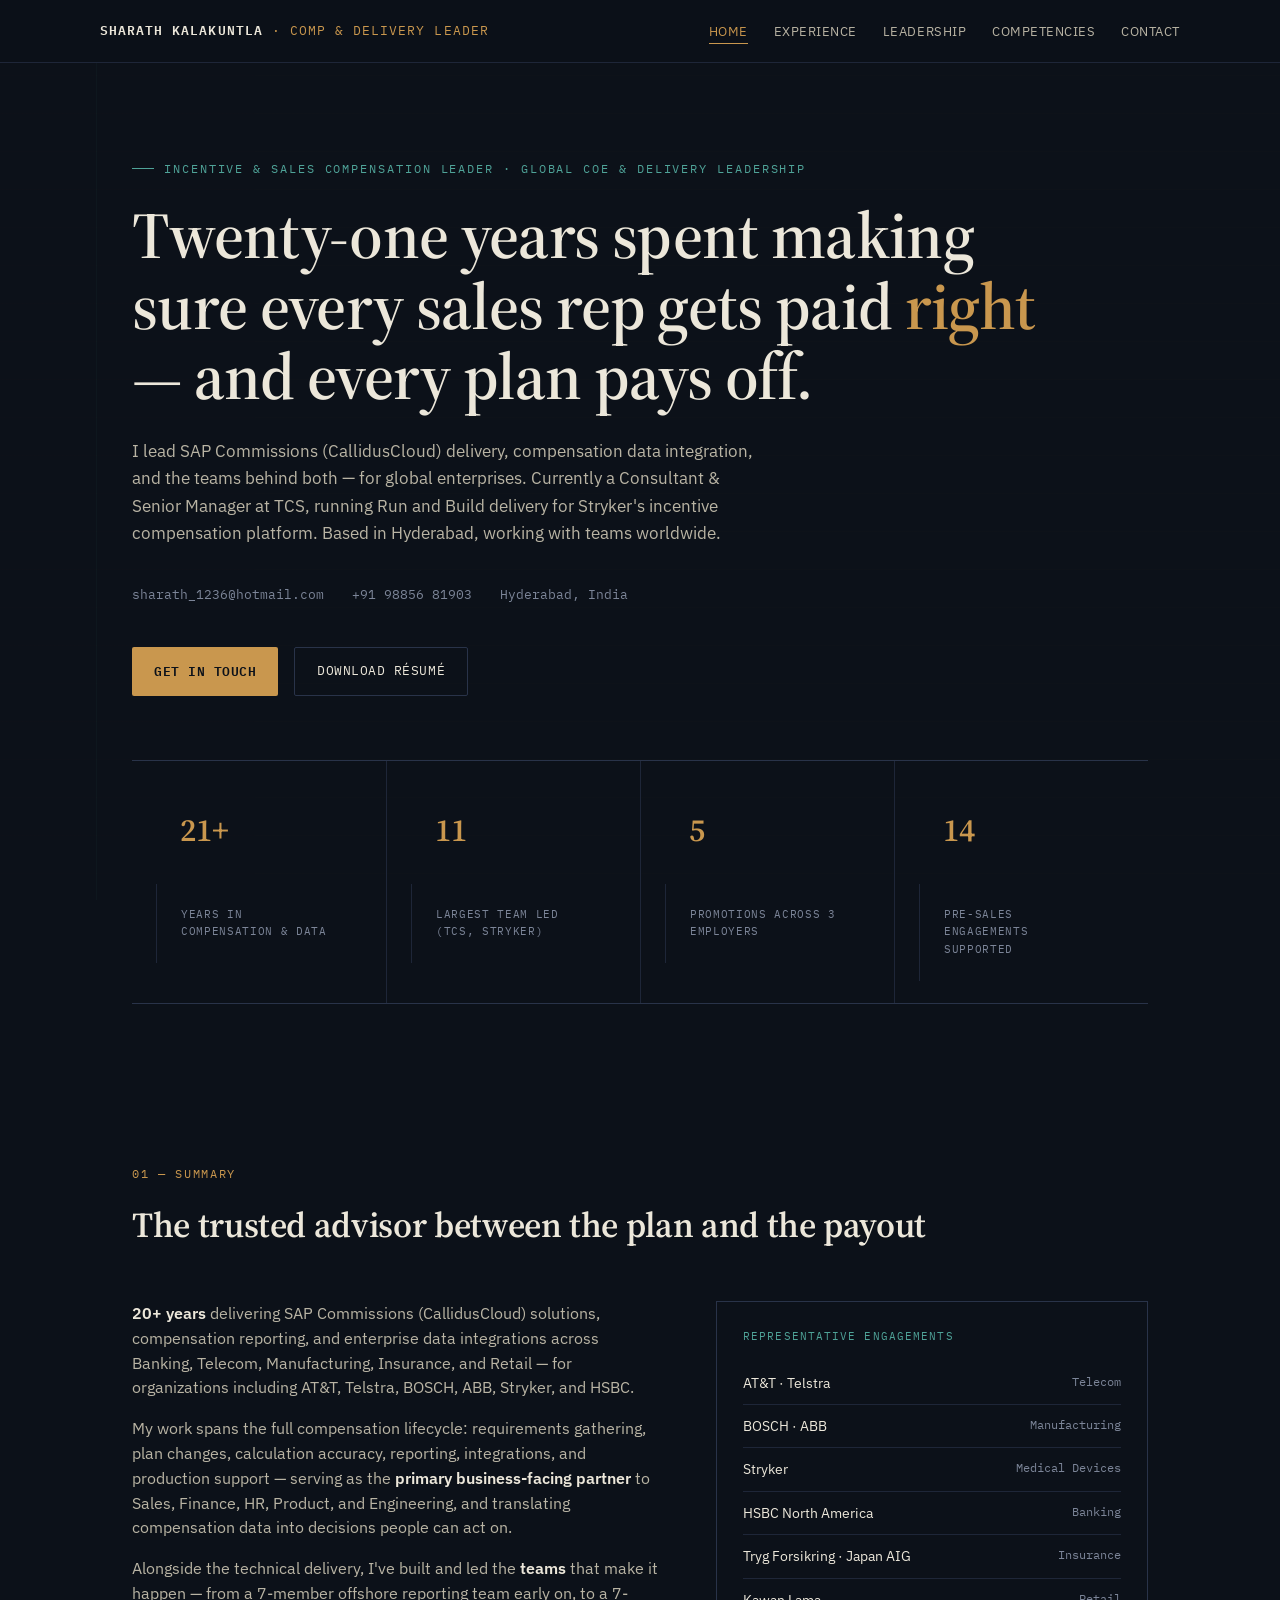
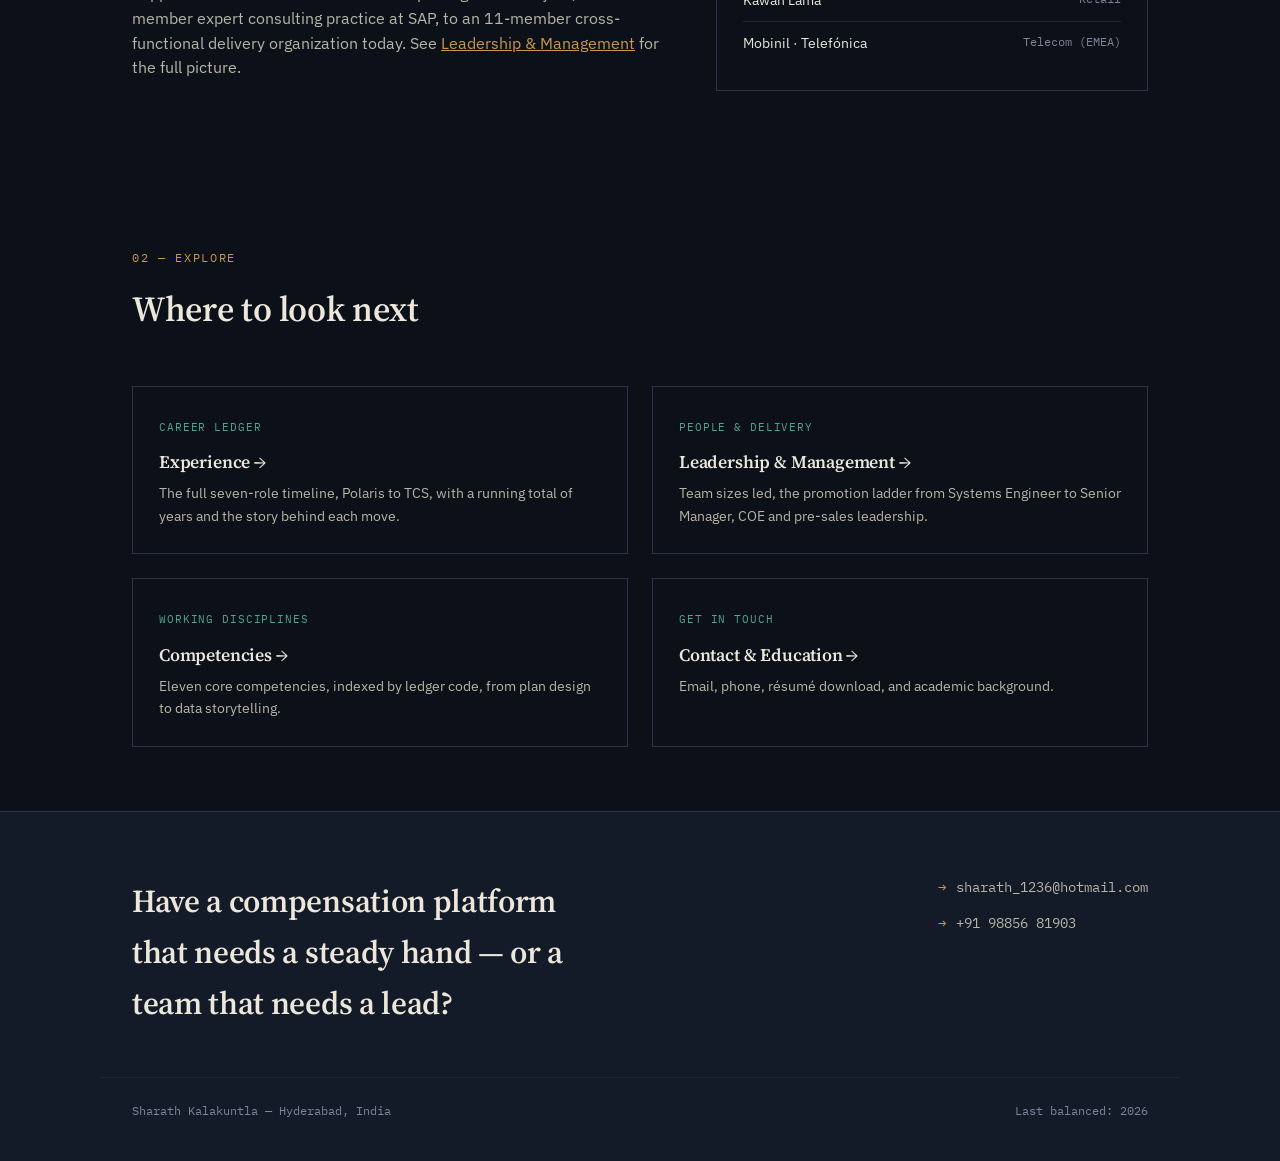
<file: index.html>
<!DOCTYPE html>
<html lang="en">
<head>
<meta charset="UTF-8">
<meta name="viewport" content="width=device-width, initial-scale=1.0">
<title>Sharath Kalakuntla — Sales Compensation, Data Integration &amp; Delivery Leadership</title>
<link rel="preconnect" href="https://fonts.googleapis.com">
<link rel="preconnect" href="https://fonts.gstatic.com" crossorigin>
<link href="https://fonts.googleapis.com/css2?family=Source+Serif+4:opsz,wght@8..60,400;8..60,500;8..60,600;8..60,700&family=IBM+Plex+Sans:wght@400;500;600;700&family=IBM+Plex+Mono:wght@400;500;600&display=swap" rel="stylesheet">
<style>
:root{
  --ink:#0C1119;
  --panel:#131A28;
  --panel-alt:#182036;
  --rule:#293349;
  --rule-soft:#1E2638;
  --paper:#ECE7DA;
  --paper-dim:#B9B4A4;
  --paper-faint:#7C8598;
  --gold:#C9974E;
  --gold-dim:#8A6C3C;
  --teal:#4FA398;
  --teal-dim:#2F5F58;
}

*{box-sizing:border-box; margin:0; padding:0;}
html{scroll-behavior:smooth;}
body{
  background:var(--ink);
  color:var(--paper);
  font-family:'IBM Plex Sans', sans-serif;
  font-size:16px;
  line-height:1.6;
  -webkit-font-smoothing:antialiased;
}
::selection{background:var(--gold); color:var(--ink);}

h1,h2,h3{
  font-family:'Source Serif 4', serif;
  font-weight:600;
  letter-spacing:-0.01em;
}
.mono{font-family:'IBM Plex Mono', monospace;}
a{color:inherit;}

.wrap{max-width:1080px; margin:0 auto; padding:0 32px;}

/* ambient ledger-rule background */
.ledger-bg{
  position:fixed; inset:0; z-index:-1; pointer-events:none;
  background-image:
    repeating-linear-gradient(to bottom, transparent 0, transparent 37px, rgba(201,151,78,0.045) 38px);
  opacity:0.6;
}
.ledger-bg::before{
  content:"";
  position:absolute; top:0; bottom:0; left:96px;
  width:1px; background:rgba(79,163,152,0.08);
}
@media (max-width:720px){ .ledger-bg::before{ left:48px; } }

/* ---------- header / nav ---------- */
header{
  position:sticky; top:0; z-index:50;
  background:rgba(12,17,25,0.88);
  backdrop-filter:blur(10px);
  border-bottom:1px solid var(--rule-soft);
}
.nav-inner{
  display:flex; align-items:center; justify-content:space-between;
  padding:18px 0;
}
.brand{
  font-family:'IBM Plex Mono', monospace; font-size:13px; letter-spacing:0.08em;
  color:var(--gold); text-transform:uppercase; text-decoration:none;
}
.brand strong{color:var(--paper); font-weight:600;}
nav ul{list-style:none; display:flex; gap:26px;}
nav a{
  position:relative;
  font-size:13px; letter-spacing:0.04em; text-transform:uppercase;
  color:var(--paper-dim); text-decoration:none; transition:color .25s ease;
  padding-bottom:3px; border-bottom:1px solid transparent;
}
nav a::after{
  content:""; position:absolute; left:0; right:100%; bottom:-1px; height:1px;
  background:var(--gold); transition:right .28s cubic-bezier(.4,0,.2,1);
}
nav a:hover::after, nav a:focus-visible::after, nav a.active::after{right:0;}
nav a:hover, nav a:focus-visible{color:var(--gold);}
nav a.active{color:var(--gold);}
.nav-toggle{display:none;}
@media (max-width:680px){
  nav ul{gap:14px;}
  nav a{font-size:10.5px;}
}
@media (max-width:560px){
  .nav-inner{flex-wrap:wrap; gap:10px 0;}
  nav ul{width:100%; justify-content:flex-start; flex-wrap:wrap; gap:14px 18px;}
}

/* ---------- page header (non-home pages) ---------- */
.page-hero{padding:72px 0 56px; border-bottom:1px solid var(--rule-soft);}
.eyebrow{
  font-family:'IBM Plex Mono', monospace; font-size:12px; letter-spacing:0.16em;
  text-transform:uppercase; color:var(--teal); margin-bottom:22px;
  display:flex; align-items:center; gap:10px;
}
.eyebrow::before{content:""; width:22px; height:1px; background:var(--teal);}
.page-hero h1{
  font-size:clamp(2.1rem, 4.6vw, 3.2rem);
  line-height:1.12;
  color:var(--paper);
  max-width:820px;
}
.page-hero h1 em{color:var(--gold); font-style:normal;}
.page-hero .sub{max-width:640px; margin-top:22px; font-size:16px; color:var(--paper-dim);}

/* ---------- hero (home only) ---------- */
.hero{padding:96px 0 72px; position:relative;}
.hero h1{
  font-size:clamp(2.4rem, 5.4vw, 4.1rem);
  line-height:1.08;
  color:var(--paper);
  max-width:920px;
}
.hero h1 em{color:var(--gold); font-style:normal;}
.hero-sub{max-width:640px; margin-top:26px; font-size:17px; color:var(--paper-dim);}
.hero-meta{
  display:flex; flex-wrap:wrap; gap:10px 28px; margin-top:38px;
  font-family:'IBM Plex Mono', monospace; font-size:13px; color:var(--paper-faint);
}
.hero-meta a{text-decoration:none; border-bottom:1px solid transparent; transition:border-color .2s, color .2s;}
.hero-meta a:hover{color:var(--gold); border-color:var(--gold);}
.hero-cta{display:flex; gap:16px; margin-top:40px; flex-wrap:wrap;}
.btn{
  display:inline-flex; align-items:center; gap:8px;
  padding:13px 22px; font-size:13px; letter-spacing:0.04em; text-transform:uppercase;
  text-decoration:none; border-radius:2px; font-family:'IBM Plex Mono', monospace;
  transition:transform .18s ease, background .18s ease, border-color .18s ease;
}
.btn-primary{background:var(--gold); color:var(--ink); font-weight:600; position:relative; overflow:hidden;}
.btn-primary::before{
  content:""; position:absolute; top:0; left:-60%; width:40%; height:100%;
  background:linear-gradient(120deg, transparent, rgba(255,255,255,0.45), transparent);
  transform:skewX(-20deg); transition:left .55s ease;
}
.btn-primary:hover::before{left:120%;}
.btn-primary:hover{transform:translateY(-1px); background:#DBA85F;}
.btn-ghost{border:1px solid var(--rule); color:var(--paper);}
.btn-ghost:hover{border-color:var(--teal); color:var(--teal); transform:translateY(-1px);}

/* running-total statement strip */
.statement{
  margin-top:64px; border-top:1px solid var(--rule); border-bottom:1px solid var(--rule);
  display:grid; grid-template-columns:repeat(4,1fr);
}
.statement div{padding:22px 24px; border-left:1px solid var(--rule-soft);}
.statement div:first-child{border-left:none;}
.statement .num{font-family:'Source Serif 4', serif; font-size:2rem; color:var(--gold); font-weight:600;}
.statement .label{font-family:'IBM Plex Mono', monospace; font-size:11px; letter-spacing:0.06em; text-transform:uppercase; color:var(--paper-faint); margin-top:6px;}
@media (max-width:760px){ .statement{grid-template-columns:repeat(2,1fr);} .statement div:nth-child(3){border-left:none;} }

/* ---------- section shell ---------- */
section{padding:88px 0;}
section.tight{padding:64px 0;}
.section-head{margin-bottom:48px;}
.section-head .tag{
  font-family:'IBM Plex Mono', monospace; font-size:12px; letter-spacing:0.14em;
  color:var(--gold); text-transform:uppercase; margin-bottom:14px; display:block;
}
.section-head h2{font-size:clamp(1.6rem, 3vw, 2.2rem); color:var(--paper);}
.section-head p{color:var(--paper-dim); max-width:620px; margin-top:14px; font-size:15px;}

.reveal{opacity:0; transform:translateY(18px); transition:opacity .6s ease, transform .6s ease;}
.reveal.in{opacity:1; transform:none;}
@media (prefers-reduced-motion: reduce){ .reveal{opacity:1; transform:none; transition:none;} }

/* ---------- summary ---------- */
.summary-grid{display:grid; grid-template-columns:1.1fr 0.9fr; gap:56px; align-items:start;}
.summary-grid p{color:var(--paper-dim); font-size:15.5px; margin-bottom:16px;}
.summary-grid p strong{color:var(--paper); font-weight:600;}
.clients{border:1px solid var(--rule); padding:26px;}
.clients .tag{font-family:'IBM Plex Mono', monospace; font-size:11px; letter-spacing:0.1em; color:var(--teal); text-transform:uppercase; display:block; margin-bottom:16px;}
.client-row{display:flex; justify-content:space-between; padding:10px 0; border-bottom:1px solid var(--rule-soft); font-size:14px;}
.client-row:last-child{border-bottom:none;}
.client-row span:first-child{color:var(--paper);}
.client-row span:last-child{color:var(--paper-faint); font-family:'IBM Plex Mono', monospace; font-size:12px;}
@media (max-width:820px){ .summary-grid{grid-template-columns:1fr;} }

/* ---------- competencies as ledger line items ---------- */
.ledger-list{border-top:1px solid var(--rule);}
.ledger-item{
  display:grid; grid-template-columns:100px 1fr; gap:24px;
  padding:22px 0; border-bottom:1px solid var(--rule-soft);
}
.ledger-item .code{font-family:'IBM Plex Mono', monospace; color:var(--gold); font-size:13px; padding-top:2px;}
.ledger-item h3{font-size:1.02rem; color:var(--paper); font-weight:600; font-family:'IBM Plex Sans', sans-serif; margin-bottom:6px;}
.ledger-item p{font-size:14.5px; color:var(--paper-dim);}
@media (max-width:600px){ .ledger-item{grid-template-columns:1fr;} .ledger-item .code{padding-top:0;} }

/* ---------- career ledger timeline ---------- */
.timeline{position:relative;}
.tl-row{
  display:grid; grid-template-columns:180px 1fr; gap:32px;
  padding:36px 0; border-bottom:1px solid var(--rule-soft); position:relative;
}
.tl-row:first-child{padding-top:0;}
.tl-date{font-family:'IBM Plex Mono', monospace; font-size:13px; color:var(--paper-faint);}
.tl-date .yrs{display:block; margin-top:10px; color:var(--gold); font-size:13px;}
.tl-date .cum{display:block; margin-top:4px; color:var(--teal); font-size:11.5px; letter-spacing:0.03em;}
.tl-card h3{font-size:1.2rem; color:var(--paper); font-weight:600;}
.tl-card .role{font-family:'IBM Plex Mono', monospace; font-size:12.5px; color:var(--gold); text-transform:uppercase; letter-spacing:0.04em; display:block; margin-top:4px;}
.tl-card .client{font-size:13px; color:var(--teal); margin-top:6px; font-style:italic;}
.tl-card ul{margin-top:16px; padding-left:0; list-style:none;}
.tl-card li{font-size:14.5px; color:var(--paper-dim); padding-left:18px; position:relative; margin-bottom:9px;}
.tl-card li::before{content:"—"; position:absolute; left:0; color:var(--rule); font-family:'IBM Plex Mono', monospace;}
.tl-note{
  margin-top:16px; padding:12px 16px; background:var(--panel); border-left:2px solid var(--teal);
  font-size:13.5px; color:var(--paper-faint); font-style:italic;
}
@media (max-width:700px){ .tl-row{grid-template-columns:1fr;} .tl-date{display:flex; align-items:center; gap:14px; flex-wrap:wrap;} .tl-date .yrs, .tl-date .cum{margin-top:0;} }

/* ---------- leadership: promotion ladder ---------- */
.ladder{border-top:1px solid var(--rule);}
.rung{
  display:grid; grid-template-columns:28px 1fr; gap:18px;
  padding:20px 0; border-bottom:1px solid var(--rule-soft); position:relative;
}
.rung .dot{
  width:10px; height:10px; border-radius:50%; background:var(--ink);
  border:2px solid var(--gold); margin-top:6px; transition:transform .3s ease, box-shadow .3s ease;
}
.rung.open .dot{transform:scale(1.35); box-shadow:0 0 0 4px rgba(201,151,78,0.18);}
.rung:last-child .dot{background:var(--gold);}
.rung .rung-body{display:flex; justify-content:space-between; align-items:baseline; flex-wrap:wrap; gap:6px 18px;}
.rung h3{font-size:1rem; color:var(--paper); font-weight:600; font-family:'IBM Plex Sans', sans-serif;}
.rung .when{font-family:'IBM Plex Mono', monospace; font-size:12px; color:var(--paper-faint);}
.rung p{grid-column:2; font-size:14px; color:var(--paper-dim); margin-top:4px;}

/* ---------- leadership: team-size table ---------- */
.team-table{width:100%; border-collapse:collapse; border-top:1px solid var(--rule);}
.team-table th{
  text-align:left; font-family:'IBM Plex Mono', monospace; font-size:11px; letter-spacing:0.06em;
  text-transform:uppercase; color:var(--teal); padding:14px 12px; border-bottom:1px solid var(--rule);
}
.team-table td{padding:16px 12px; border-bottom:1px solid var(--rule-soft); font-size:14px; color:var(--paper-dim); vertical-align:top;}
.team-table td:first-child, .team-table th:first-child{padding-left:0;}
.team-table .n{font-family:'Source Serif 4', serif; font-size:1.4rem; color:var(--gold); font-weight:600;}
.team-table strong{color:var(--paper); font-weight:600;}
@media (max-width:700px){
  .team-table thead{display:none;}
  .team-table, .team-table tbody, .team-table tr, .team-table td{display:block; width:100%;}
  .team-table tr{border-bottom:1px solid var(--rule); padding:16px 0;}
  .team-table td{border-bottom:none; padding:4px 0;}
  .team-table td::before{content:attr(data-label); display:block; font-family:'IBM Plex Mono', monospace; font-size:10.5px; color:var(--paper-faint); text-transform:uppercase; margin-bottom:3px;}
}

/* callout / pull quote */
.callout{
  border:1px solid var(--rule); border-left:2px solid var(--gold);
  padding:26px 28px; margin:8px 0 0;
}
.callout p{font-size:15.5px; color:var(--paper-dim); font-style:italic;}
.callout p strong{color:var(--paper); font-style:normal;}

/* ---------- education ---------- */
.edu-grid{display:grid; grid-template-columns:1fr 1fr; gap:24px;}
.edu-card{border:1px solid var(--rule); padding:26px;}
.edu-card .tag{font-family:'IBM Plex Mono', monospace; font-size:11px; color:var(--teal); text-transform:uppercase; letter-spacing:0.08em;}
.edu-card h3{margin-top:10px; font-size:1.1rem; color:var(--paper);}
.edu-card p{margin-top:6px; color:var(--paper-dim); font-size:14px;}
@media (max-width:640px){ .edu-grid{grid-template-columns:1fr;} }

/* contact form-style block (mailto based, no backend) */
.contact-grid{display:grid; grid-template-columns:1fr 1fr; gap:56px; align-items:start;}
.contact-links{display:flex; flex-direction:column; gap:14px;}
.contact-links a{
  font-family:'IBM Plex Mono', monospace; font-size:14px; text-decoration:none; color:var(--paper-dim);
  display:flex; align-items:center; gap:10px; transition:color .2s;
}
.contact-links a:hover{color:var(--gold);}
.contact-links a::before{content:"→"; color:var(--gold);}
@media (max-width:780px){ .contact-grid{grid-template-columns:1fr;} }

/* ---------- footer ---------- */
footer{border-top:1px solid var(--rule); padding:64px 0 40px; background:var(--panel);}
.footer-inner{display:flex; justify-content:space-between; flex-wrap:wrap; gap:24px; align-items:flex-start;}
footer h2{font-size:clamp(1.5rem,3vw,2rem); color:var(--paper); max-width:480px;}
.fine-print{
  margin-top:48px; padding-top:24px; border-top:1px solid var(--rule-soft);
  display:flex; justify-content:space-between; flex-wrap:wrap; gap:12px;
  font-family:'IBM Plex Mono', monospace; font-size:11.5px; color:var(--paper-faint);
}

</style>
</head>
<body>

<div class="ledger-bg" aria-hidden="true"></div>

<header>
  <div class="wrap nav-inner">
    <a class="brand" href="index.html"><strong>Sharath Kalakuntla</strong> · Comp &amp; Delivery Leader</a>
    <nav>
      <ul>
        <li><a href="index.html" class="active">Home</a></li>
        <li><a href="experience.html">Experience</a></li>
        <li><a href="leadership.html">Leadership</a></li>
        <li><a href="competencies.html">Competencies</a></li>
        <li><a href="contact.html">Contact</a></li>
      </ul>
    </nav>
  </div>
</header>

<main>
  <section class="hero">
    <div class="wrap">
      <span class="eyebrow">Incentive &amp; Sales Compensation Leader · Global COE &amp; Delivery Leadership</span>
      <h1>Twenty-one years spent making sure every sales rep gets paid <em>right</em> — and every plan pays off.</h1>
      <p class="hero-sub">
        I lead SAP Commissions (CallidusCloud) delivery, compensation data integration, and the teams
        behind both — for global enterprises. Currently a Consultant &amp; Senior Manager at TCS, running
        Run and Build delivery for Stryker's incentive compensation platform. Based in Hyderabad, working
        with teams worldwide.
      </p>
      <div class="hero-meta">
        <a href="mailto:sharath_1236@hotmail.com">sharath_1236@hotmail.com</a>
        <span>+91 98856 81903</span>
        <span>Hyderabad, India</span>
      </div>
      <div class="hero-cta">
        <a class="btn btn-primary" href="mailto:sharath_1236@hotmail.com">Get in touch</a>
        <a class="btn btn-ghost" href="Sharath_Kalakuntla_Master_Resume.docx" download>Download résumé</a>
      </div>

      <div class="statement reveal">
        <div><div class="num" data-count-to="21" data-suffix="+">0</div><div class="label">Years in Compensation &amp; Data</div></div>
        <div><div class="num" data-count-to="11" data-suffix="">0</div><div class="label">Largest Team Led (TCS, Stryker)</div></div>
        <div><div class="num" data-count-to="5" data-suffix="">0</div><div class="label">Promotions Across 3 Employers</div></div>
        <div><div class="num" data-count-to="14" data-suffix="">0</div><div class="label">Pre-Sales Engagements Supported</div></div>
      </div>
    </div>
  </section>

  <section id="summary">
    <div class="wrap">
      <div class="section-head reveal">
        <span class="tag">01 — Summary</span>
        <h2>The trusted advisor between the plan and the payout</h2>
      </div>
      <div class="summary-grid reveal">
        <div>
          <p><strong>20+ years</strong> delivering SAP Commissions (CallidusCloud) solutions, compensation
            reporting, and enterprise data integrations across Banking, Telecom, Manufacturing, Insurance,
            and Retail — for organizations including AT&amp;T, Telstra, BOSCH, ABB, Stryker, and HSBC.</p>
          <p>My work spans the full compensation lifecycle: requirements gathering, plan changes, calculation
            accuracy, reporting, integrations, and production support — serving as the <strong>primary
            business-facing partner</strong> to Sales, Finance, HR, Product, and Engineering, and translating
            compensation data into decisions people can act on.</p>
          <p>Alongside the technical delivery, I've built and led the <strong>teams</strong> that make it
            happen — from a 7-member offshore reporting team early on, to a 7-member expert consulting
            practice at SAP, to an 11-member cross-functional delivery organization today. See
            <a href="leadership.html" style="color:var(--gold); text-decoration:underline;">Leadership &amp;
            Management</a> for the full picture.</p>
        </div>
        <div class="clients">
          <span class="tag">Representative Engagements</span>
          <div class="client-row"><span>AT&amp;T · Telstra</span><span>Telecom</span></div>
          <div class="client-row"><span>BOSCH · ABB</span><span>Manufacturing</span></div>
          <div class="client-row"><span>Stryker</span><span>Medical Devices</span></div>
          <div class="client-row"><span>HSBC North America</span><span>Banking</span></div>
          <div class="client-row"><span>Tryg Forsikring · Japan AIG</span><span>Insurance</span></div>
          <div class="client-row"><span>Kawan Lama</span><span>Retail</span></div>
          <div class="client-row"><span>Mobinil · Telefónica</span><span>Telecom (EMEA)</span></div>
        </div>
      </div>
    </div>
  </section>

  <section class="tight">
    <div class="wrap">
      <div class="section-head reveal">
        <span class="tag">02 — Explore</span>
        <h2>Where to look next</h2>
      </div>
      <div class="edu-grid stagger-group">
        <div class="edu-card reveal">
          <span class="tag">Career Ledger</span>
          <h3><a href="experience.html" style="text-decoration:none; color:inherit;">Experience →</a></h3>
          <p>The full seven-role timeline, Polaris to TCS, with a running total of years and the story behind each move.</p>
        </div>
        <div class="edu-card reveal">
          <span class="tag">People &amp; Delivery</span>
          <h3><a href="leadership.html" style="text-decoration:none; color:inherit;">Leadership &amp; Management →</a></h3>
          <p>Team sizes led, the promotion ladder from Systems Engineer to Senior Manager, COE and pre-sales leadership.</p>
        </div>
        <div class="edu-card reveal">
          <span class="tag">Working Disciplines</span>
          <h3><a href="competencies.html" style="text-decoration:none; color:inherit;">Competencies →</a></h3>
          <p>Eleven core competencies, indexed by ledger code, from plan design to data storytelling.</p>
        </div>
        <div class="edu-card reveal">
          <span class="tag">Get in Touch</span>
          <h3><a href="contact.html" style="text-decoration:none; color:inherit;">Contact &amp; Education →</a></h3>
          <p>Email, phone, résumé download, and academic background.</p>
        </div>
      </div>
    </div>
  </section>
</main>

<footer>
  <div class="wrap footer-inner">
    <h2>Have a compensation platform that needs a steady hand — or a team that needs a lead?</h2>
    <div class="contact-links">
      <a href="mailto:sharath_1236@hotmail.com">sharath_1236@hotmail.com</a>
      <a href="tel:+919885681903">+91 98856 81903</a>
    </div>
  </div>
  <div class="wrap fine-print">
    <span>Sharath Kalakuntla — Hyderabad, India</span>
    <span>Last balanced: 2026</span>
  </div>
</footer>

<script>
  // Stagger fade-in timing for grouped items (ladder rungs, ledger lists, table rows, cards)
  document.querySelectorAll('.stagger-group').forEach(group => {
    Array.from(group.children)
      .filter(el => el.classList.contains('reveal'))
      .forEach((el, i) => { el.style.transitionDelay = (i * 70) + 'ms'; });
  });

  const els = document.querySelectorAll('.reveal');
  if ('IntersectionObserver' in window) {
    const io = new IntersectionObserver((entries) => {
      entries.forEach(e => { if (e.isIntersecting) { e.target.classList.add('in'); io.unobserve(e.target); } });
    }, { threshold: 0.12 });
    els.forEach(el => io.observe(el));
  } else { els.forEach(el => el.classList.add('in')); }

  // Count up the statement-strip numbers when they scroll into view
  const countEls = document.querySelectorAll('.num[data-count-to]');
  const animateCount = (el) => {
    const target = parseInt(el.getAttribute('data-count-to'), 10) || 0;
    const suffix = el.getAttribute('data-suffix') || '';
    const duration = 1100;
    const start = performance.now();
    const step = (now) => {
      const p = Math.min((now - start) / duration, 1);
      const eased = 1 - Math.pow(1 - p, 3); // ease-out cubic
      el.textContent = Math.round(eased * target) + (p >= 1 ? suffix : '');
      if (p < 1) requestAnimationFrame(step);
    };
    requestAnimationFrame(step);
  };
  if (countEls.length) {
    if ('IntersectionObserver' in window) {
      const countIo = new IntersectionObserver((entries) => {
        entries.forEach(e => { if (e.isIntersecting) { animateCount(e.target); countIo.unobserve(e.target); } });
      }, { threshold: 0.4 });
      countEls.forEach(el => countIo.observe(el));
    } else {
      countEls.forEach(el => { el.textContent = el.getAttribute('data-count-to') + (el.getAttribute('data-suffix') || ''); });
    }
  }
</script>
</body>
</html>
</file>
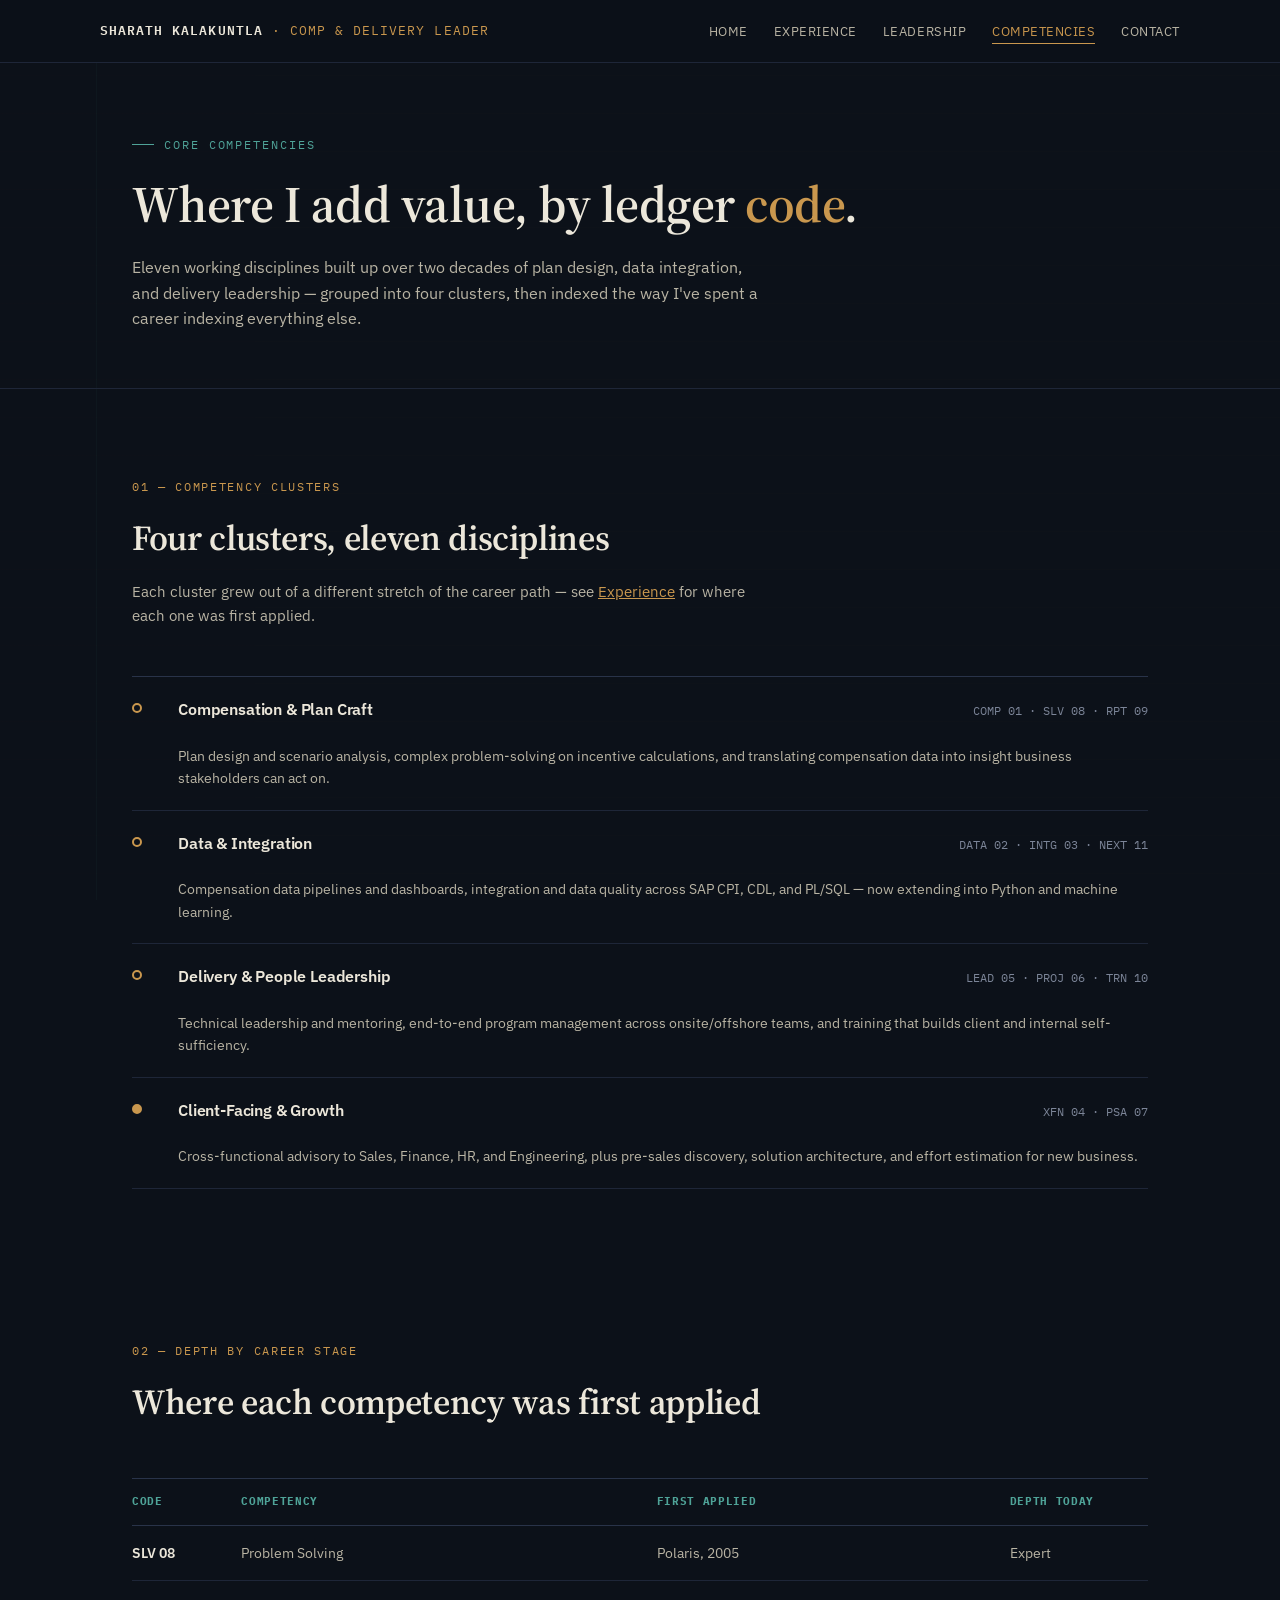
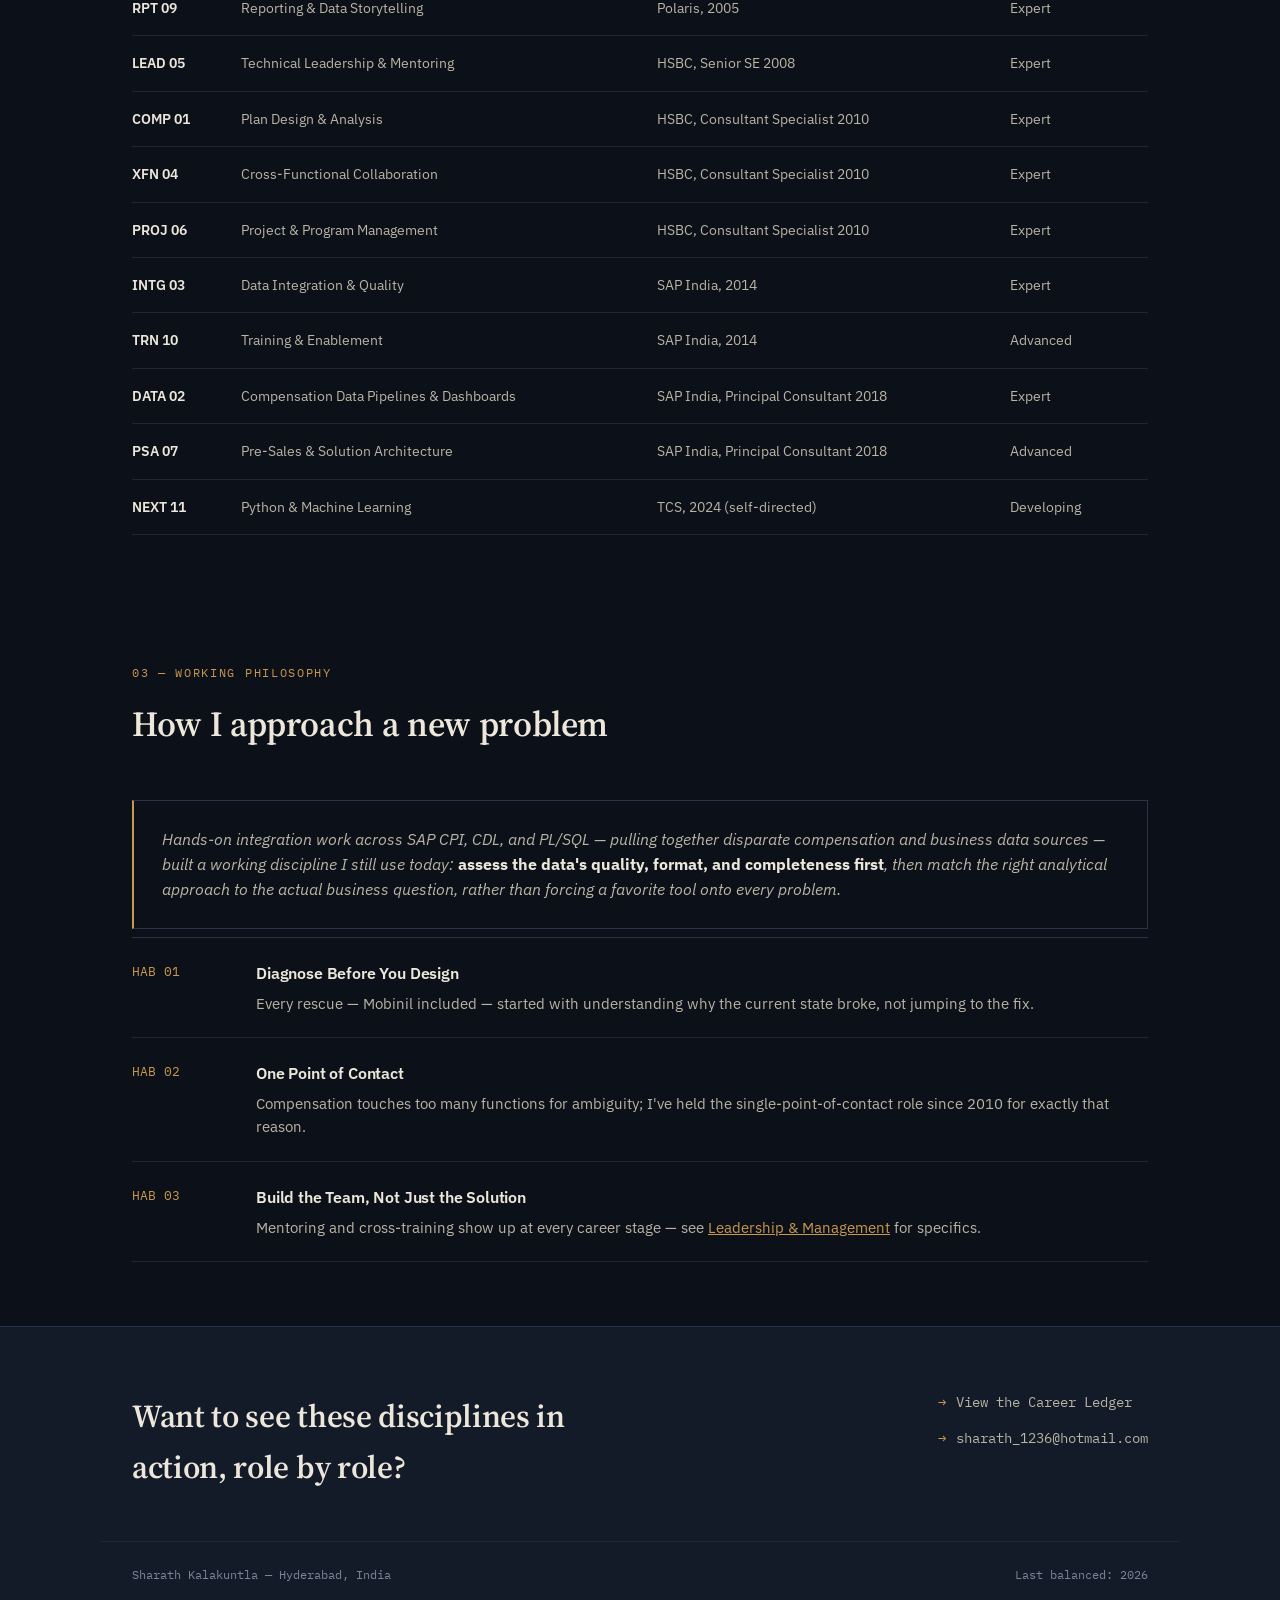
<file: competencies.html>
<!DOCTYPE html>
<html lang="en">
<head>
<meta charset="UTF-8">
<meta name="viewport" content="width=device-width, initial-scale=1.0">
<title>Competencies — Sharath Kalakuntla</title>
<link rel="preconnect" href="https://fonts.googleapis.com">
<link rel="preconnect" href="https://fonts.gstatic.com" crossorigin>
<link href="https://fonts.googleapis.com/css2?family=Source+Serif+4:opsz,wght@8..60,400;8..60,500;8..60,600;8..60,700&family=IBM+Plex+Sans:wght@400;500;600;700&family=IBM+Plex+Mono:wght@400;500;600&display=swap" rel="stylesheet">
<style>
:root{
  --ink:#0C1119;
  --panel:#131A28;
  --panel-alt:#182036;
  --rule:#293349;
  --rule-soft:#1E2638;
  --paper:#ECE7DA;
  --paper-dim:#B9B4A4;
  --paper-faint:#7C8598;
  --gold:#C9974E;
  --gold-dim:#8A6C3C;
  --teal:#4FA398;
  --teal-dim:#2F5F58;
}

*{box-sizing:border-box; margin:0; padding:0;}
html{scroll-behavior:smooth;}
body{
  background:var(--ink);
  color:var(--paper);
  font-family:'IBM Plex Sans', sans-serif;
  font-size:16px;
  line-height:1.6;
  -webkit-font-smoothing:antialiased;
}
::selection{background:var(--gold); color:var(--ink);}

h1,h2,h3{
  font-family:'Source Serif 4', serif;
  font-weight:600;
  letter-spacing:-0.01em;
}
.mono{font-family:'IBM Plex Mono', monospace;}
a{color:inherit;}

.wrap{max-width:1080px; margin:0 auto; padding:0 32px;}

/* ambient ledger-rule background */
.ledger-bg{
  position:fixed; inset:0; z-index:-1; pointer-events:none;
  background-image:
    repeating-linear-gradient(to bottom, transparent 0, transparent 37px, rgba(201,151,78,0.045) 38px);
  opacity:0.6;
}
.ledger-bg::before{
  content:"";
  position:absolute; top:0; bottom:0; left:96px;
  width:1px; background:rgba(79,163,152,0.08);
}
@media (max-width:720px){ .ledger-bg::before{ left:48px; } }

/* ---------- header / nav ---------- */
header{
  position:sticky; top:0; z-index:50;
  background:rgba(12,17,25,0.88);
  backdrop-filter:blur(10px);
  border-bottom:1px solid var(--rule-soft);
}
.nav-inner{
  display:flex; align-items:center; justify-content:space-between;
  padding:18px 0;
}
.brand{
  font-family:'IBM Plex Mono', monospace; font-size:13px; letter-spacing:0.08em;
  color:var(--gold); text-transform:uppercase; text-decoration:none;
}
.brand strong{color:var(--paper); font-weight:600;}
nav ul{list-style:none; display:flex; gap:26px;}
nav a{
  position:relative;
  font-size:13px; letter-spacing:0.04em; text-transform:uppercase;
  color:var(--paper-dim); text-decoration:none; transition:color .25s ease;
  padding-bottom:3px; border-bottom:1px solid transparent;
}
nav a::after{
  content:""; position:absolute; left:0; right:100%; bottom:-1px; height:1px;
  background:var(--gold); transition:right .28s cubic-bezier(.4,0,.2,1);
}
nav a:hover::after, nav a:focus-visible::after, nav a.active::after{right:0;}
nav a:hover, nav a:focus-visible{color:var(--gold);}
nav a.active{color:var(--gold);}
.nav-toggle{display:none;}
@media (max-width:680px){
  nav ul{gap:14px;}
  nav a{font-size:10.5px;}
}
@media (max-width:560px){
  .nav-inner{flex-wrap:wrap; gap:10px 0;}
  nav ul{width:100%; justify-content:flex-start; flex-wrap:wrap; gap:14px 18px;}
}

/* ---------- page header (non-home pages) ---------- */
.page-hero{padding:72px 0 56px; border-bottom:1px solid var(--rule-soft);}
.eyebrow{
  font-family:'IBM Plex Mono', monospace; font-size:12px; letter-spacing:0.16em;
  text-transform:uppercase; color:var(--teal); margin-bottom:22px;
  display:flex; align-items:center; gap:10px;
}
.eyebrow::before{content:""; width:22px; height:1px; background:var(--teal);}
.page-hero h1{
  font-size:clamp(2.1rem, 4.6vw, 3.2rem);
  line-height:1.12;
  color:var(--paper);
  max-width:820px;
}
.page-hero h1 em{color:var(--gold); font-style:normal;}
.page-hero .sub{max-width:640px; margin-top:22px; font-size:16px; color:var(--paper-dim);}

/* ---------- hero (home only) ---------- */
.hero{padding:96px 0 72px; position:relative;}
.hero h1{
  font-size:clamp(2.4rem, 5.4vw, 4.1rem);
  line-height:1.08;
  color:var(--paper);
  max-width:920px;
}
.hero h1 em{color:var(--gold); font-style:normal;}
.hero-sub{max-width:640px; margin-top:26px; font-size:17px; color:var(--paper-dim);}
.hero-meta{
  display:flex; flex-wrap:wrap; gap:10px 28px; margin-top:38px;
  font-family:'IBM Plex Mono', monospace; font-size:13px; color:var(--paper-faint);
}
.hero-meta a{text-decoration:none; border-bottom:1px solid transparent; transition:border-color .2s, color .2s;}
.hero-meta a:hover{color:var(--gold); border-color:var(--gold);}
.hero-cta{display:flex; gap:16px; margin-top:40px; flex-wrap:wrap;}
.btn{
  display:inline-flex; align-items:center; gap:8px;
  padding:13px 22px; font-size:13px; letter-spacing:0.04em; text-transform:uppercase;
  text-decoration:none; border-radius:2px; font-family:'IBM Plex Mono', monospace;
  transition:transform .18s ease, background .18s ease, border-color .18s ease;
}
.btn-primary{background:var(--gold); color:var(--ink); font-weight:600; position:relative; overflow:hidden;}
.btn-primary::before{
  content:""; position:absolute; top:0; left:-60%; width:40%; height:100%;
  background:linear-gradient(120deg, transparent, rgba(255,255,255,0.45), transparent);
  transform:skewX(-20deg); transition:left .55s ease;
}
.btn-primary:hover::before{left:120%;}
.btn-primary:hover{transform:translateY(-1px); background:#DBA85F;}
.btn-ghost{border:1px solid var(--rule); color:var(--paper);}
.btn-ghost:hover{border-color:var(--teal); color:var(--teal); transform:translateY(-1px);}

/* running-total statement strip */
.statement{
  margin-top:64px; border-top:1px solid var(--rule); border-bottom:1px solid var(--rule);
  display:grid; grid-template-columns:repeat(4,1fr);
}
.statement div{padding:22px 24px; border-left:1px solid var(--rule-soft);}
.statement div:first-child{border-left:none;}
.statement .num{font-family:'Source Serif 4', serif; font-size:2rem; color:var(--gold); font-weight:600;}
.statement .label{font-family:'IBM Plex Mono', monospace; font-size:11px; letter-spacing:0.06em; text-transform:uppercase; color:var(--paper-faint); margin-top:6px;}
@media (max-width:760px){ .statement{grid-template-columns:repeat(2,1fr);} .statement div:nth-child(3){border-left:none;} }

/* ---------- section shell ---------- */
section{padding:88px 0;}
section.tight{padding:64px 0;}
.section-head{margin-bottom:48px;}
.section-head .tag{
  font-family:'IBM Plex Mono', monospace; font-size:12px; letter-spacing:0.14em;
  color:var(--gold); text-transform:uppercase; margin-bottom:14px; display:block;
}
.section-head h2{font-size:clamp(1.6rem, 3vw, 2.2rem); color:var(--paper);}
.section-head p{color:var(--paper-dim); max-width:620px; margin-top:14px; font-size:15px;}

.reveal{opacity:0; transform:translateY(18px); transition:opacity .6s ease, transform .6s ease;}
.reveal.in{opacity:1; transform:none;}
@media (prefers-reduced-motion: reduce){ .reveal{opacity:1; transform:none; transition:none;} }

/* ---------- summary ---------- */
.summary-grid{display:grid; grid-template-columns:1.1fr 0.9fr; gap:56px; align-items:start;}
.summary-grid p{color:var(--paper-dim); font-size:15.5px; margin-bottom:16px;}
.summary-grid p strong{color:var(--paper); font-weight:600;}
.clients{border:1px solid var(--rule); padding:26px;}
.clients .tag{font-family:'IBM Plex Mono', monospace; font-size:11px; letter-spacing:0.1em; color:var(--teal); text-transform:uppercase; display:block; margin-bottom:16px;}
.client-row{display:flex; justify-content:space-between; padding:10px 0; border-bottom:1px solid var(--rule-soft); font-size:14px;}
.client-row:last-child{border-bottom:none;}
.client-row span:first-child{color:var(--paper);}
.client-row span:last-child{color:var(--paper-faint); font-family:'IBM Plex Mono', monospace; font-size:12px;}
@media (max-width:820px){ .summary-grid{grid-template-columns:1fr;} }

/* ---------- competencies as ledger line items ---------- */
.ledger-list{border-top:1px solid var(--rule);}
.ledger-item{
  display:grid; grid-template-columns:100px 1fr; gap:24px;
  padding:22px 0; border-bottom:1px solid var(--rule-soft);
}
.ledger-item .code{font-family:'IBM Plex Mono', monospace; color:var(--gold); font-size:13px; padding-top:2px;}
.ledger-item h3{font-size:1.02rem; color:var(--paper); font-weight:600; font-family:'IBM Plex Sans', sans-serif; margin-bottom:6px;}
.ledger-item p{font-size:14.5px; color:var(--paper-dim);}
@media (max-width:600px){ .ledger-item{grid-template-columns:1fr;} .ledger-item .code{padding-top:0;} }

/* ---------- career ledger timeline ---------- */
.timeline{position:relative;}
.tl-row{
  display:grid; grid-template-columns:180px 1fr; gap:32px;
  padding:36px 0; border-bottom:1px solid var(--rule-soft); position:relative;
}
.tl-row:first-child{padding-top:0;}
.tl-date{font-family:'IBM Plex Mono', monospace; font-size:13px; color:var(--paper-faint);}
.tl-date .yrs{display:block; margin-top:10px; color:var(--gold); font-size:13px;}
.tl-date .cum{display:block; margin-top:4px; color:var(--teal); font-size:11.5px; letter-spacing:0.03em;}
.tl-card h3{font-size:1.2rem; color:var(--paper); font-weight:600;}
.tl-card .role{font-family:'IBM Plex Mono', monospace; font-size:12.5px; color:var(--gold); text-transform:uppercase; letter-spacing:0.04em; display:block; margin-top:4px;}
.tl-card .client{font-size:13px; color:var(--teal); margin-top:6px; font-style:italic;}
.tl-card ul{margin-top:16px; padding-left:0; list-style:none;}
.tl-card li{font-size:14.5px; color:var(--paper-dim); padding-left:18px; position:relative; margin-bottom:9px;}
.tl-card li::before{content:"—"; position:absolute; left:0; color:var(--rule); font-family:'IBM Plex Mono', monospace;}
.tl-note{
  margin-top:16px; padding:12px 16px; background:var(--panel); border-left:2px solid var(--teal);
  font-size:13.5px; color:var(--paper-faint); font-style:italic;
}
@media (max-width:700px){ .tl-row{grid-template-columns:1fr;} .tl-date{display:flex; align-items:center; gap:14px; flex-wrap:wrap;} .tl-date .yrs, .tl-date .cum{margin-top:0;} }

/* ---------- leadership: promotion ladder ---------- */
.ladder{border-top:1px solid var(--rule);}
.rung{
  display:grid; grid-template-columns:28px 1fr; gap:18px;
  padding:20px 0; border-bottom:1px solid var(--rule-soft); position:relative;
}
.rung .dot{
  width:10px; height:10px; border-radius:50%; background:var(--ink);
  border:2px solid var(--gold); margin-top:6px; transition:transform .3s ease, box-shadow .3s ease;
}
.rung.open .dot{transform:scale(1.35); box-shadow:0 0 0 4px rgba(201,151,78,0.18);}
.rung:last-child .dot{background:var(--gold);}
.rung .rung-body{display:flex; justify-content:space-between; align-items:baseline; flex-wrap:wrap; gap:6px 18px;}
.rung h3{font-size:1rem; color:var(--paper); font-weight:600; font-family:'IBM Plex Sans', sans-serif;}
.rung .when{font-family:'IBM Plex Mono', monospace; font-size:12px; color:var(--paper-faint);}
.rung p{grid-column:2; font-size:14px; color:var(--paper-dim); margin-top:4px;}

/* ---------- leadership: team-size table ---------- */
.team-table{width:100%; border-collapse:collapse; border-top:1px solid var(--rule);}
.team-table th{
  text-align:left; font-family:'IBM Plex Mono', monospace; font-size:11px; letter-spacing:0.06em;
  text-transform:uppercase; color:var(--teal); padding:14px 12px; border-bottom:1px solid var(--rule);
}
.team-table td{padding:16px 12px; border-bottom:1px solid var(--rule-soft); font-size:14px; color:var(--paper-dim); vertical-align:top;}
.team-table td:first-child, .team-table th:first-child{padding-left:0;}
.team-table .n{font-family:'Source Serif 4', serif; font-size:1.4rem; color:var(--gold); font-weight:600;}
.team-table strong{color:var(--paper); font-weight:600;}
@media (max-width:700px){
  .team-table thead{display:none;}
  .team-table, .team-table tbody, .team-table tr, .team-table td{display:block; width:100%;}
  .team-table tr{border-bottom:1px solid var(--rule); padding:16px 0;}
  .team-table td{border-bottom:none; padding:4px 0;}
  .team-table td::before{content:attr(data-label); display:block; font-family:'IBM Plex Mono', monospace; font-size:10.5px; color:var(--paper-faint); text-transform:uppercase; margin-bottom:3px;}
}

/* callout / pull quote */
.callout{
  border:1px solid var(--rule); border-left:2px solid var(--gold);
  padding:26px 28px; margin:8px 0 0;
}
.callout p{font-size:15.5px; color:var(--paper-dim); font-style:italic;}
.callout p strong{color:var(--paper); font-style:normal;}

/* ---------- education ---------- */
.edu-grid{display:grid; grid-template-columns:1fr 1fr; gap:24px;}
.edu-card{border:1px solid var(--rule); padding:26px;}
.edu-card .tag{font-family:'IBM Plex Mono', monospace; font-size:11px; color:var(--teal); text-transform:uppercase; letter-spacing:0.08em;}
.edu-card h3{margin-top:10px; font-size:1.1rem; color:var(--paper);}
.edu-card p{margin-top:6px; color:var(--paper-dim); font-size:14px;}
@media (max-width:640px){ .edu-grid{grid-template-columns:1fr;} }

/* contact form-style block (mailto based, no backend) */
.contact-grid{display:grid; grid-template-columns:1fr 1fr; gap:56px; align-items:start;}
.contact-links{display:flex; flex-direction:column; gap:14px;}
.contact-links a{
  font-family:'IBM Plex Mono', monospace; font-size:14px; text-decoration:none; color:var(--paper-dim);
  display:flex; align-items:center; gap:10px; transition:color .2s;
}
.contact-links a:hover{color:var(--gold);}
.contact-links a::before{content:"→"; color:var(--gold);}
@media (max-width:780px){ .contact-grid{grid-template-columns:1fr;} }

/* ---------- footer ---------- */
footer{border-top:1px solid var(--rule); padding:64px 0 40px; background:var(--panel);}
.footer-inner{display:flex; justify-content:space-between; flex-wrap:wrap; gap:24px; align-items:flex-start;}
footer h2{font-size:clamp(1.5rem,3vw,2rem); color:var(--paper); max-width:480px;}
.fine-print{
  margin-top:48px; padding-top:24px; border-top:1px solid var(--rule-soft);
  display:flex; justify-content:space-between; flex-wrap:wrap; gap:12px;
  font-family:'IBM Plex Mono', monospace; font-size:11.5px; color:var(--paper-faint);
}

</style>
</head>
<body>

<div class="ledger-bg" aria-hidden="true"></div>

<header>
  <div class="wrap nav-inner">
    <a class="brand" href="index.html"><strong>Sharath Kalakuntla</strong> · Comp &amp; Delivery Leader</a>
    <nav>
      <ul>
        <li><a href="index.html">Home</a></li>
        <li><a href="experience.html">Experience</a></li>
        <li><a href="leadership.html">Leadership</a></li>
        <li><a href="competencies.html" class="active">Competencies</a></li>
        <li><a href="contact.html">Contact</a></li>
      </ul>
    </nav>
  </div>
</header>

<main>
  <div class="page-hero">
    <div class="wrap">
      <span class="eyebrow">Core Competencies</span>
      <h1>Where I add value, by ledger <em>code</em>.</h1>
      <p class="sub">Eleven working disciplines built up over two decades of plan design, data integration,
        and delivery leadership — grouped into four clusters, then indexed the way I've spent a career
        indexing everything else.</p>
    </div>
  </div>

  <section>
    <div class="wrap">
      <div class="section-head reveal">
        <span class="tag">01 — Competency Clusters</span>
        <h2>Four clusters, eleven disciplines</h2>
        <p>Each cluster grew out of a different stretch of the career path — see
          <a href="experience.html" style="color:var(--gold); text-decoration:underline;">Experience</a>
          for where each one was first applied.</p>
      </div>

      <div class="ladder stagger-group">
        <div class="rung reveal">
          <span class="dot" aria-hidden="true"></span>
          <div class="rung-body">
            <h3>Compensation &amp; Plan Craft</h3>
            <span class="when mono">COMP 01 · SLV 08 · RPT 09</span>
          </div>
          <p>Plan design and scenario analysis, complex problem-solving on incentive calculations, and translating compensation data into insight business stakeholders can act on.</p>
        </div>
        <div class="rung reveal">
          <span class="dot" aria-hidden="true"></span>
          <div class="rung-body">
            <h3>Data &amp; Integration</h3>
            <span class="when mono">DATA 02 · INTG 03 · NEXT 11</span>
          </div>
          <p>Compensation data pipelines and dashboards, integration and data quality across SAP CPI, CDL, and PL/SQL — now extending into Python and machine learning.</p>
        </div>
        <div class="rung reveal">
          <span class="dot" aria-hidden="true"></span>
          <div class="rung-body">
            <h3>Delivery &amp; People Leadership</h3>
            <span class="when mono">LEAD 05 · PROJ 06 · TRN 10</span>
          </div>
          <p>Technical leadership and mentoring, end-to-end program management across onsite/offshore teams, and training that builds client and internal self-sufficiency.</p>
        </div>
        <div class="rung reveal">
          <span class="dot" aria-hidden="true"></span>
          <div class="rung-body">
            <h3>Client-Facing &amp; Growth</h3>
            <span class="when mono">XFN 04 · PSA 07</span>
          </div>
          <p>Cross-functional advisory to Sales, Finance, HR, and Engineering, plus pre-sales discovery, solution architecture, and effort estimation for new business.</p>
        </div>
      </div>
    </div>
  </section>

  <section class="tight">
    <div class="wrap">
      <div class="section-head reveal">
        <span class="tag">02 — Depth by Career Stage</span>
        <h2>Where each competency was first applied</h2>
      </div>

      <table class="team-table">
        <thead>
          <tr class="reveal"><th>Code</th><th>Competency</th><th>First Applied</th><th>Depth Today</th></tr>
        </thead>
        <tbody class="stagger-group">
          <tr class="reveal">
            <td data-label="Code"><strong>SLV 08</strong></td>
            <td data-label="Competency">Problem Solving</td>
            <td data-label="First Applied">Polaris, 2005</td>
            <td data-label="Depth">Expert</td>
          </tr>
          <tr class="reveal">
            <td data-label="Code"><strong>RPT 09</strong></td>
            <td data-label="Competency">Reporting &amp; Data Storytelling</td>
            <td data-label="First Applied">Polaris, 2005</td>
            <td data-label="Depth">Expert</td>
          </tr>
          <tr class="reveal">
            <td data-label="Code"><strong>LEAD 05</strong></td>
            <td data-label="Competency">Technical Leadership &amp; Mentoring</td>
            <td data-label="First Applied">HSBC, Senior SE 2008</td>
            <td data-label="Depth">Expert</td>
          </tr>
          <tr class="reveal">
            <td data-label="Code"><strong>COMP 01</strong></td>
            <td data-label="Competency">Plan Design &amp; Analysis</td>
            <td data-label="First Applied">HSBC, Consultant Specialist 2010</td>
            <td data-label="Depth">Expert</td>
          </tr>
          <tr class="reveal">
            <td data-label="Code"><strong>XFN 04</strong></td>
            <td data-label="Competency">Cross-Functional Collaboration</td>
            <td data-label="First Applied">HSBC, Consultant Specialist 2010</td>
            <td data-label="Depth">Expert</td>
          </tr>
          <tr class="reveal">
            <td data-label="Code"><strong>PROJ 06</strong></td>
            <td data-label="Competency">Project &amp; Program Management</td>
            <td data-label="First Applied">HSBC, Consultant Specialist 2010</td>
            <td data-label="Depth">Expert</td>
          </tr>
          <tr class="reveal">
            <td data-label="Code"><strong>INTG 03</strong></td>
            <td data-label="Competency">Data Integration &amp; Quality</td>
            <td data-label="First Applied">SAP India, 2014</td>
            <td data-label="Depth">Expert</td>
          </tr>
          <tr class="reveal">
            <td data-label="Code"><strong>TRN 10</strong></td>
            <td data-label="Competency">Training &amp; Enablement</td>
            <td data-label="First Applied">SAP India, 2014</td>
            <td data-label="Depth">Advanced</td>
          </tr>
          <tr class="reveal">
            <td data-label="Code"><strong>DATA 02</strong></td>
            <td data-label="Competency">Compensation Data Pipelines &amp; Dashboards</td>
            <td data-label="First Applied">SAP India, Principal Consultant 2018</td>
            <td data-label="Depth">Expert</td>
          </tr>
          <tr class="reveal">
            <td data-label="Code"><strong>PSA 07</strong></td>
            <td data-label="Competency">Pre-Sales &amp; Solution Architecture</td>
            <td data-label="First Applied">SAP India, Principal Consultant 2018</td>
            <td data-label="Depth">Advanced</td>
          </tr>
          <tr class="reveal">
            <td data-label="Code"><strong>NEXT 11</strong></td>
            <td data-label="Competency">Python &amp; Machine Learning</td>
            <td data-label="First Applied">TCS, 2024 (self-directed)</td>
            <td data-label="Depth">Developing</td>
          </tr>
        </tbody>
      </table>
    </div>
  </section>

  <section class="tight">
    <div class="wrap">
      <div class="section-head reveal">
        <span class="tag">03 — Working Philosophy</span>
        <h2>How I approach a new problem</h2>
      </div>
      <div class="callout reveal">
        <p>Hands-on integration work across SAP CPI, CDL, and PL/SQL — pulling together disparate
          compensation and business data sources — built a working discipline I still use today:
          <strong>assess the data's quality, format, and completeness first</strong>, then match the right
          analytical approach to the actual business question, rather than forcing a favorite tool onto
          every problem.</p>
      </div>

      <div class="ledger-list stagger-group" style="margin-top:8px;">
        <div class="ledger-item reveal">
          <span class="code">HAB&nbsp;01</span>
          <div><h3>Diagnose Before You Design</h3><p>Every rescue — Mobinil included — started with understanding why the current state broke, not jumping to the fix.</p></div>
        </div>
        <div class="ledger-item reveal">
          <span class="code">HAB&nbsp;02</span>
          <div><h3>One Point of Contact</h3><p>Compensation touches too many functions for ambiguity; I've held the single-point-of-contact role since 2010 for exactly that reason.</p></div>
        </div>
        <div class="ledger-item reveal">
          <span class="code">HAB&nbsp;03</span>
          <div><h3>Build the Team, Not Just the Solution</h3><p>Mentoring and cross-training show up at every career stage — see <a href="leadership.html" style="color:var(--gold); text-decoration:underline;">Leadership &amp; Management</a> for specifics.</p></div>
        </div>
      </div>
    </div>
  </section>
</main>

<footer>
  <div class="wrap footer-inner">
    <h2>Want to see these disciplines in action, role by role?</h2>
    <div class="contact-links">
      <a href="experience.html">View the Career Ledger</a>
      <a href="mailto:sharath_1236@hotmail.com">sharath_1236@hotmail.com</a>
    </div>
  </div>
  <div class="wrap fine-print">
    <span>Sharath Kalakuntla — Hyderabad, India</span>
    <span>Last balanced: 2026</span>
  </div>
</footer>

<script>
  // Stagger fade-in timing for grouped items (ladder rungs, ledger lists, table rows, cards)
  document.querySelectorAll('.stagger-group').forEach(group => {
    Array.from(group.children)
      .filter(el => el.classList.contains('reveal'))
      .forEach((el, i) => { el.style.transitionDelay = (i * 70) + 'ms'; });
  });

  const els = document.querySelectorAll('.reveal');
  if ('IntersectionObserver' in window) {
    const io = new IntersectionObserver((entries) => {
      entries.forEach(e => { if (e.isIntersecting) { e.target.classList.add('in'); io.unobserve(e.target); } });
    }, { threshold: 0.12 });
    els.forEach(el => io.observe(el));
  } else { els.forEach(el => el.classList.add('in')); }
</script>
</body>
</html>
</file>
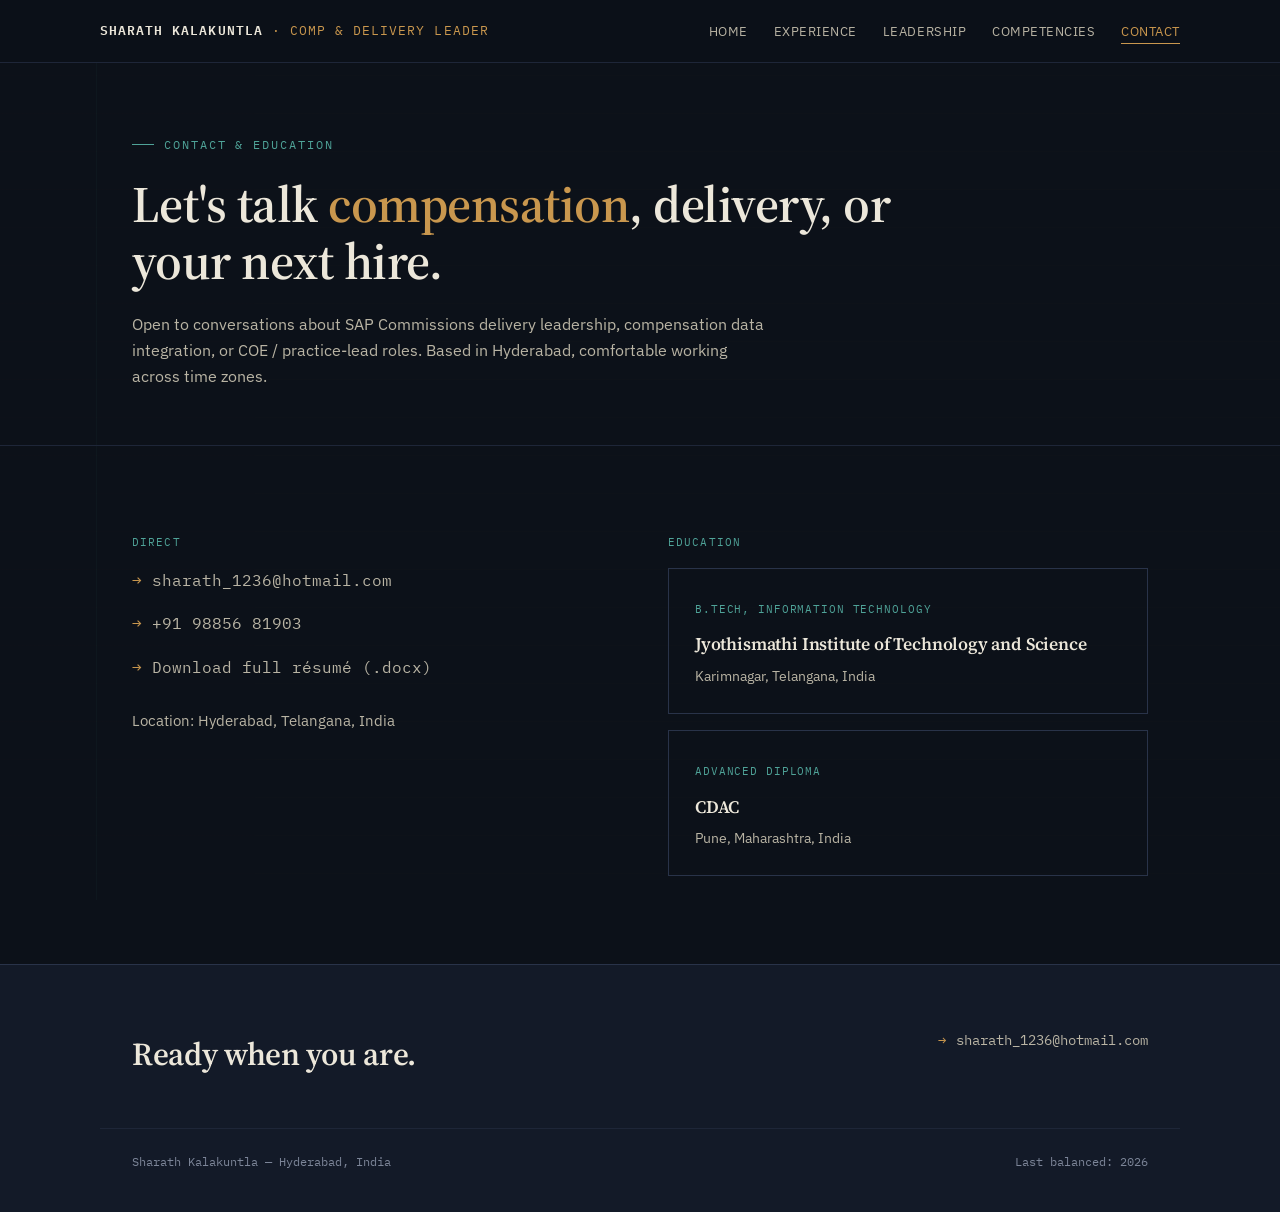
<file: contact.html>
<!DOCTYPE html>
<html lang="en">
<head>
<meta charset="UTF-8">
<meta name="viewport" content="width=device-width, initial-scale=1.0">
<title>Contact &amp; Education — Sharath Kalakuntla</title>
<link rel="preconnect" href="https://fonts.googleapis.com">
<link rel="preconnect" href="https://fonts.gstatic.com" crossorigin>
<link href="https://fonts.googleapis.com/css2?family=Source+Serif+4:opsz,wght@8..60,400;8..60,500;8..60,600;8..60,700&family=IBM+Plex+Sans:wght@400;500;600;700&family=IBM+Plex+Mono:wght@400;500;600&display=swap" rel="stylesheet">
<style>
:root{
  --ink:#0C1119;
  --panel:#131A28;
  --panel-alt:#182036;
  --rule:#293349;
  --rule-soft:#1E2638;
  --paper:#ECE7DA;
  --paper-dim:#B9B4A4;
  --paper-faint:#7C8598;
  --gold:#C9974E;
  --gold-dim:#8A6C3C;
  --teal:#4FA398;
  --teal-dim:#2F5F58;
}

*{box-sizing:border-box; margin:0; padding:0;}
html{scroll-behavior:smooth;}
body{
  background:var(--ink);
  color:var(--paper);
  font-family:'IBM Plex Sans', sans-serif;
  font-size:16px;
  line-height:1.6;
  -webkit-font-smoothing:antialiased;
}
::selection{background:var(--gold); color:var(--ink);}

h1,h2,h3{
  font-family:'Source Serif 4', serif;
  font-weight:600;
  letter-spacing:-0.01em;
}
.mono{font-family:'IBM Plex Mono', monospace;}
a{color:inherit;}

.wrap{max-width:1080px; margin:0 auto; padding:0 32px;}

/* ambient ledger-rule background */
.ledger-bg{
  position:fixed; inset:0; z-index:-1; pointer-events:none;
  background-image:
    repeating-linear-gradient(to bottom, transparent 0, transparent 37px, rgba(201,151,78,0.045) 38px);
  opacity:0.6;
}
.ledger-bg::before{
  content:"";
  position:absolute; top:0; bottom:0; left:96px;
  width:1px; background:rgba(79,163,152,0.08);
}
@media (max-width:720px){ .ledger-bg::before{ left:48px; } }

/* ---------- header / nav ---------- */
header{
  position:sticky; top:0; z-index:50;
  background:rgba(12,17,25,0.88);
  backdrop-filter:blur(10px);
  border-bottom:1px solid var(--rule-soft);
}
.nav-inner{
  display:flex; align-items:center; justify-content:space-between;
  padding:18px 0;
}
.brand{
  font-family:'IBM Plex Mono', monospace; font-size:13px; letter-spacing:0.08em;
  color:var(--gold); text-transform:uppercase; text-decoration:none;
}
.brand strong{color:var(--paper); font-weight:600;}
nav ul{list-style:none; display:flex; gap:26px;}
nav a{
  position:relative;
  font-size:13px; letter-spacing:0.04em; text-transform:uppercase;
  color:var(--paper-dim); text-decoration:none; transition:color .25s ease;
  padding-bottom:3px; border-bottom:1px solid transparent;
}
nav a::after{
  content:""; position:absolute; left:0; right:100%; bottom:-1px; height:1px;
  background:var(--gold); transition:right .28s cubic-bezier(.4,0,.2,1);
}
nav a:hover::after, nav a:focus-visible::after, nav a.active::after{right:0;}
nav a:hover, nav a:focus-visible{color:var(--gold);}
nav a.active{color:var(--gold);}
.nav-toggle{display:none;}
@media (max-width:680px){
  nav ul{gap:14px;}
  nav a{font-size:10.5px;}
}
@media (max-width:560px){
  .nav-inner{flex-wrap:wrap; gap:10px 0;}
  nav ul{width:100%; justify-content:flex-start; flex-wrap:wrap; gap:14px 18px;}
}

/* ---------- page header (non-home pages) ---------- */
.page-hero{padding:72px 0 56px; border-bottom:1px solid var(--rule-soft);}
.eyebrow{
  font-family:'IBM Plex Mono', monospace; font-size:12px; letter-spacing:0.16em;
  text-transform:uppercase; color:var(--teal); margin-bottom:22px;
  display:flex; align-items:center; gap:10px;
}
.eyebrow::before{content:""; width:22px; height:1px; background:var(--teal);}
.page-hero h1{
  font-size:clamp(2.1rem, 4.6vw, 3.2rem);
  line-height:1.12;
  color:var(--paper);
  max-width:820px;
}
.page-hero h1 em{color:var(--gold); font-style:normal;}
.page-hero .sub{max-width:640px; margin-top:22px; font-size:16px; color:var(--paper-dim);}

/* ---------- hero (home only) ---------- */
.hero{padding:96px 0 72px; position:relative;}
.hero h1{
  font-size:clamp(2.4rem, 5.4vw, 4.1rem);
  line-height:1.08;
  color:var(--paper);
  max-width:920px;
}
.hero h1 em{color:var(--gold); font-style:normal;}
.hero-sub{max-width:640px; margin-top:26px; font-size:17px; color:var(--paper-dim);}
.hero-meta{
  display:flex; flex-wrap:wrap; gap:10px 28px; margin-top:38px;
  font-family:'IBM Plex Mono', monospace; font-size:13px; color:var(--paper-faint);
}
.hero-meta a{text-decoration:none; border-bottom:1px solid transparent; transition:border-color .2s, color .2s;}
.hero-meta a:hover{color:var(--gold); border-color:var(--gold);}
.hero-cta{display:flex; gap:16px; margin-top:40px; flex-wrap:wrap;}
.btn{
  display:inline-flex; align-items:center; gap:8px;
  padding:13px 22px; font-size:13px; letter-spacing:0.04em; text-transform:uppercase;
  text-decoration:none; border-radius:2px; font-family:'IBM Plex Mono', monospace;
  transition:transform .18s ease, background .18s ease, border-color .18s ease;
}
.btn-primary{background:var(--gold); color:var(--ink); font-weight:600; position:relative; overflow:hidden;}
.btn-primary::before{
  content:""; position:absolute; top:0; left:-60%; width:40%; height:100%;
  background:linear-gradient(120deg, transparent, rgba(255,255,255,0.45), transparent);
  transform:skewX(-20deg); transition:left .55s ease;
}
.btn-primary:hover::before{left:120%;}
.btn-primary:hover{transform:translateY(-1px); background:#DBA85F;}
.btn-ghost{border:1px solid var(--rule); color:var(--paper);}
.btn-ghost:hover{border-color:var(--teal); color:var(--teal); transform:translateY(-1px);}

/* running-total statement strip */
.statement{
  margin-top:64px; border-top:1px solid var(--rule); border-bottom:1px solid var(--rule);
  display:grid; grid-template-columns:repeat(4,1fr);
}
.statement div{padding:22px 24px; border-left:1px solid var(--rule-soft);}
.statement div:first-child{border-left:none;}
.statement .num{font-family:'Source Serif 4', serif; font-size:2rem; color:var(--gold); font-weight:600;}
.statement .label{font-family:'IBM Plex Mono', monospace; font-size:11px; letter-spacing:0.06em; text-transform:uppercase; color:var(--paper-faint); margin-top:6px;}
@media (max-width:760px){ .statement{grid-template-columns:repeat(2,1fr);} .statement div:nth-child(3){border-left:none;} }

/* ---------- section shell ---------- */
section{padding:88px 0;}
section.tight{padding:64px 0;}
.section-head{margin-bottom:48px;}
.section-head .tag{
  font-family:'IBM Plex Mono', monospace; font-size:12px; letter-spacing:0.14em;
  color:var(--gold); text-transform:uppercase; margin-bottom:14px; display:block;
}
.section-head h2{font-size:clamp(1.6rem, 3vw, 2.2rem); color:var(--paper);}
.section-head p{color:var(--paper-dim); max-width:620px; margin-top:14px; font-size:15px;}

.reveal{opacity:0; transform:translateY(18px); transition:opacity .6s ease, transform .6s ease;}
.reveal.in{opacity:1; transform:none;}
@media (prefers-reduced-motion: reduce){ .reveal{opacity:1; transform:none; transition:none;} }

/* ---------- summary ---------- */
.summary-grid{display:grid; grid-template-columns:1.1fr 0.9fr; gap:56px; align-items:start;}
.summary-grid p{color:var(--paper-dim); font-size:15.5px; margin-bottom:16px;}
.summary-grid p strong{color:var(--paper); font-weight:600;}
.clients{border:1px solid var(--rule); padding:26px;}
.clients .tag{font-family:'IBM Plex Mono', monospace; font-size:11px; letter-spacing:0.1em; color:var(--teal); text-transform:uppercase; display:block; margin-bottom:16px;}
.client-row{display:flex; justify-content:space-between; padding:10px 0; border-bottom:1px solid var(--rule-soft); font-size:14px;}
.client-row:last-child{border-bottom:none;}
.client-row span:first-child{color:var(--paper);}
.client-row span:last-child{color:var(--paper-faint); font-family:'IBM Plex Mono', monospace; font-size:12px;}
@media (max-width:820px){ .summary-grid{grid-template-columns:1fr;} }

/* ---------- competencies as ledger line items ---------- */
.ledger-list{border-top:1px solid var(--rule);}
.ledger-item{
  display:grid; grid-template-columns:100px 1fr; gap:24px;
  padding:22px 0; border-bottom:1px solid var(--rule-soft);
}
.ledger-item .code{font-family:'IBM Plex Mono', monospace; color:var(--gold); font-size:13px; padding-top:2px;}
.ledger-item h3{font-size:1.02rem; color:var(--paper); font-weight:600; font-family:'IBM Plex Sans', sans-serif; margin-bottom:6px;}
.ledger-item p{font-size:14.5px; color:var(--paper-dim);}
@media (max-width:600px){ .ledger-item{grid-template-columns:1fr;} .ledger-item .code{padding-top:0;} }

/* ---------- career ledger timeline ---------- */
.timeline{position:relative;}
.tl-row{
  display:grid; grid-template-columns:180px 1fr; gap:32px;
  padding:36px 0; border-bottom:1px solid var(--rule-soft); position:relative;
}
.tl-row:first-child{padding-top:0;}
.tl-date{font-family:'IBM Plex Mono', monospace; font-size:13px; color:var(--paper-faint);}
.tl-date .yrs{display:block; margin-top:10px; color:var(--gold); font-size:13px;}
.tl-date .cum{display:block; margin-top:4px; color:var(--teal); font-size:11.5px; letter-spacing:0.03em;}
.tl-card h3{font-size:1.2rem; color:var(--paper); font-weight:600;}
.tl-card .role{font-family:'IBM Plex Mono', monospace; font-size:12.5px; color:var(--gold); text-transform:uppercase; letter-spacing:0.04em; display:block; margin-top:4px;}
.tl-card .client{font-size:13px; color:var(--teal); margin-top:6px; font-style:italic;}
.tl-card ul{margin-top:16px; padding-left:0; list-style:none;}
.tl-card li{font-size:14.5px; color:var(--paper-dim); padding-left:18px; position:relative; margin-bottom:9px;}
.tl-card li::before{content:"—"; position:absolute; left:0; color:var(--rule); font-family:'IBM Plex Mono', monospace;}
.tl-note{
  margin-top:16px; padding:12px 16px; background:var(--panel); border-left:2px solid var(--teal);
  font-size:13.5px; color:var(--paper-faint); font-style:italic;
}
@media (max-width:700px){ .tl-row{grid-template-columns:1fr;} .tl-date{display:flex; align-items:center; gap:14px; flex-wrap:wrap;} .tl-date .yrs, .tl-date .cum{margin-top:0;} }

/* ---------- leadership: promotion ladder ---------- */
.ladder{border-top:1px solid var(--rule);}
.rung{
  display:grid; grid-template-columns:28px 1fr; gap:18px;
  padding:20px 0; border-bottom:1px solid var(--rule-soft); position:relative;
}
.rung .dot{
  width:10px; height:10px; border-radius:50%; background:var(--ink);
  border:2px solid var(--gold); margin-top:6px; transition:transform .3s ease, box-shadow .3s ease;
}
.rung.open .dot{transform:scale(1.35); box-shadow:0 0 0 4px rgba(201,151,78,0.18);}
.rung:last-child .dot{background:var(--gold);}
.rung .rung-body{display:flex; justify-content:space-between; align-items:baseline; flex-wrap:wrap; gap:6px 18px;}
.rung h3{font-size:1rem; color:var(--paper); font-weight:600; font-family:'IBM Plex Sans', sans-serif;}
.rung .when{font-family:'IBM Plex Mono', monospace; font-size:12px; color:var(--paper-faint);}
.rung p{grid-column:2; font-size:14px; color:var(--paper-dim); margin-top:4px;}

/* ---------- leadership: team-size table ---------- */
.team-table{width:100%; border-collapse:collapse; border-top:1px solid var(--rule);}
.team-table th{
  text-align:left; font-family:'IBM Plex Mono', monospace; font-size:11px; letter-spacing:0.06em;
  text-transform:uppercase; color:var(--teal); padding:14px 12px; border-bottom:1px solid var(--rule);
}
.team-table td{padding:16px 12px; border-bottom:1px solid var(--rule-soft); font-size:14px; color:var(--paper-dim); vertical-align:top;}
.team-table td:first-child, .team-table th:first-child{padding-left:0;}
.team-table .n{font-family:'Source Serif 4', serif; font-size:1.4rem; color:var(--gold); font-weight:600;}
.team-table strong{color:var(--paper); font-weight:600;}
@media (max-width:700px){
  .team-table thead{display:none;}
  .team-table, .team-table tbody, .team-table tr, .team-table td{display:block; width:100%;}
  .team-table tr{border-bottom:1px solid var(--rule); padding:16px 0;}
  .team-table td{border-bottom:none; padding:4px 0;}
  .team-table td::before{content:attr(data-label); display:block; font-family:'IBM Plex Mono', monospace; font-size:10.5px; color:var(--paper-faint); text-transform:uppercase; margin-bottom:3px;}
}

/* callout / pull quote */
.callout{
  border:1px solid var(--rule); border-left:2px solid var(--gold);
  padding:26px 28px; margin:8px 0 0;
}
.callout p{font-size:15.5px; color:var(--paper-dim); font-style:italic;}
.callout p strong{color:var(--paper); font-style:normal;}

/* ---------- education ---------- */
.edu-grid{display:grid; grid-template-columns:1fr 1fr; gap:24px;}
.edu-card{border:1px solid var(--rule); padding:26px;}
.edu-card .tag{font-family:'IBM Plex Mono', monospace; font-size:11px; color:var(--teal); text-transform:uppercase; letter-spacing:0.08em;}
.edu-card h3{margin-top:10px; font-size:1.1rem; color:var(--paper);}
.edu-card p{margin-top:6px; color:var(--paper-dim); font-size:14px;}
@media (max-width:640px){ .edu-grid{grid-template-columns:1fr;} }

/* contact form-style block (mailto based, no backend) */
.contact-grid{display:grid; grid-template-columns:1fr 1fr; gap:56px; align-items:start;}
.contact-links{display:flex; flex-direction:column; gap:14px;}
.contact-links a{
  font-family:'IBM Plex Mono', monospace; font-size:14px; text-decoration:none; color:var(--paper-dim);
  display:flex; align-items:center; gap:10px; transition:color .2s;
}
.contact-links a:hover{color:var(--gold);}
.contact-links a::before{content:"→"; color:var(--gold);}
@media (max-width:780px){ .contact-grid{grid-template-columns:1fr;} }

/* ---------- footer ---------- */
footer{border-top:1px solid var(--rule); padding:64px 0 40px; background:var(--panel);}
.footer-inner{display:flex; justify-content:space-between; flex-wrap:wrap; gap:24px; align-items:flex-start;}
footer h2{font-size:clamp(1.5rem,3vw,2rem); color:var(--paper); max-width:480px;}
.fine-print{
  margin-top:48px; padding-top:24px; border-top:1px solid var(--rule-soft);
  display:flex; justify-content:space-between; flex-wrap:wrap; gap:12px;
  font-family:'IBM Plex Mono', monospace; font-size:11.5px; color:var(--paper-faint);
}

</style>
</head>
<body>

<div class="ledger-bg" aria-hidden="true"></div>

<header>
  <div class="wrap nav-inner">
    <a class="brand" href="index.html"><strong>Sharath Kalakuntla</strong> · Comp &amp; Delivery Leader</a>
    <nav>
      <ul>
        <li><a href="index.html">Home</a></li>
        <li><a href="experience.html">Experience</a></li>
        <li><a href="leadership.html">Leadership</a></li>
        <li><a href="competencies.html">Competencies</a></li>
        <li><a href="contact.html" class="active">Contact</a></li>
      </ul>
    </nav>
  </div>
</header>

<main>
  <div class="page-hero">
    <div class="wrap">
      <span class="eyebrow">Contact &amp; Education</span>
      <h1>Let's talk <em>compensation</em>, delivery, or your next hire.</h1>
      <p class="sub">Open to conversations about SAP Commissions delivery leadership, compensation data
        integration, or COE / practice-lead roles. Based in Hyderabad, comfortable working across time zones.</p>
    </div>
  </div>

  <section>
    <div class="wrap contact-grid">
      <div class="reveal">
        <span class="tag mono" style="font-family:'IBM Plex Mono',monospace; font-size:11px; color:var(--teal); text-transform:uppercase; letter-spacing:0.1em; display:block; margin-bottom:16px;">Direct</span>
        <div class="contact-links" style="gap:18px;">
          <a href="mailto:sharath_1236@hotmail.com" style="font-size:16px;">sharath_1236@hotmail.com</a>
          <a href="tel:+919885681903" style="font-size:16px;">+91 98856 81903</a>
          <a href="Sharath_Kalakuntla_Master_Resume.docx" download style="font-size:16px;">Download full résumé (.docx)</a>
        </div>
        <p style="margin-top:28px; color:var(--paper-dim); font-size:14.5px;">Location: Hyderabad, Telangana, India</p>
      </div>

      <div class="reveal">
        <span class="tag mono" style="font-family:'IBM Plex Mono',monospace; font-size:11px; color:var(--teal); text-transform:uppercase; letter-spacing:0.1em; display:block; margin-bottom:16px;">Education</span>
        <div class="edu-grid stagger-group" style="grid-template-columns:1fr; gap:16px;">
          <div class="edu-card reveal">
            <span class="tag">B.Tech, Information Technology</span>
            <h3>Jyothismathi Institute of Technology and Science</h3>
            <p>Karimnagar, Telangana, India</p>
          </div>
          <div class="edu-card reveal">
            <span class="tag">Advanced Diploma</span>
            <h3>CDAC</h3>
            <p>Pune, Maharashtra, India</p>
          </div>
        </div>
      </div>
    </div>
  </section>
</main>

<footer>
  <div class="wrap footer-inner">
    <h2>Ready when you are.</h2>
    <div class="contact-links">
      <a href="mailto:sharath_1236@hotmail.com">sharath_1236@hotmail.com</a>
    </div>
  </div>
  <div class="wrap fine-print">
    <span>Sharath Kalakuntla — Hyderabad, India</span>
    <span>Last balanced: 2026</span>
  </div>
</footer>

<script>
  // Stagger fade-in timing for grouped items (ladder rungs, ledger lists, table rows, cards)
  document.querySelectorAll('.stagger-group').forEach(group => {
    Array.from(group.children)
      .filter(el => el.classList.contains('reveal'))
      .forEach((el, i) => { el.style.transitionDelay = (i * 70) + 'ms'; });
  });

  const els = document.querySelectorAll('.reveal');
  if ('IntersectionObserver' in window) {
    const io = new IntersectionObserver((entries) => {
      entries.forEach(e => { if (e.isIntersecting) { e.target.classList.add('in'); io.unobserve(e.target); } });
    }, { threshold: 0.12 });
    els.forEach(el => io.observe(el));
  } else { els.forEach(el => el.classList.add('in')); }
</script>
</body>
</html>
</file>
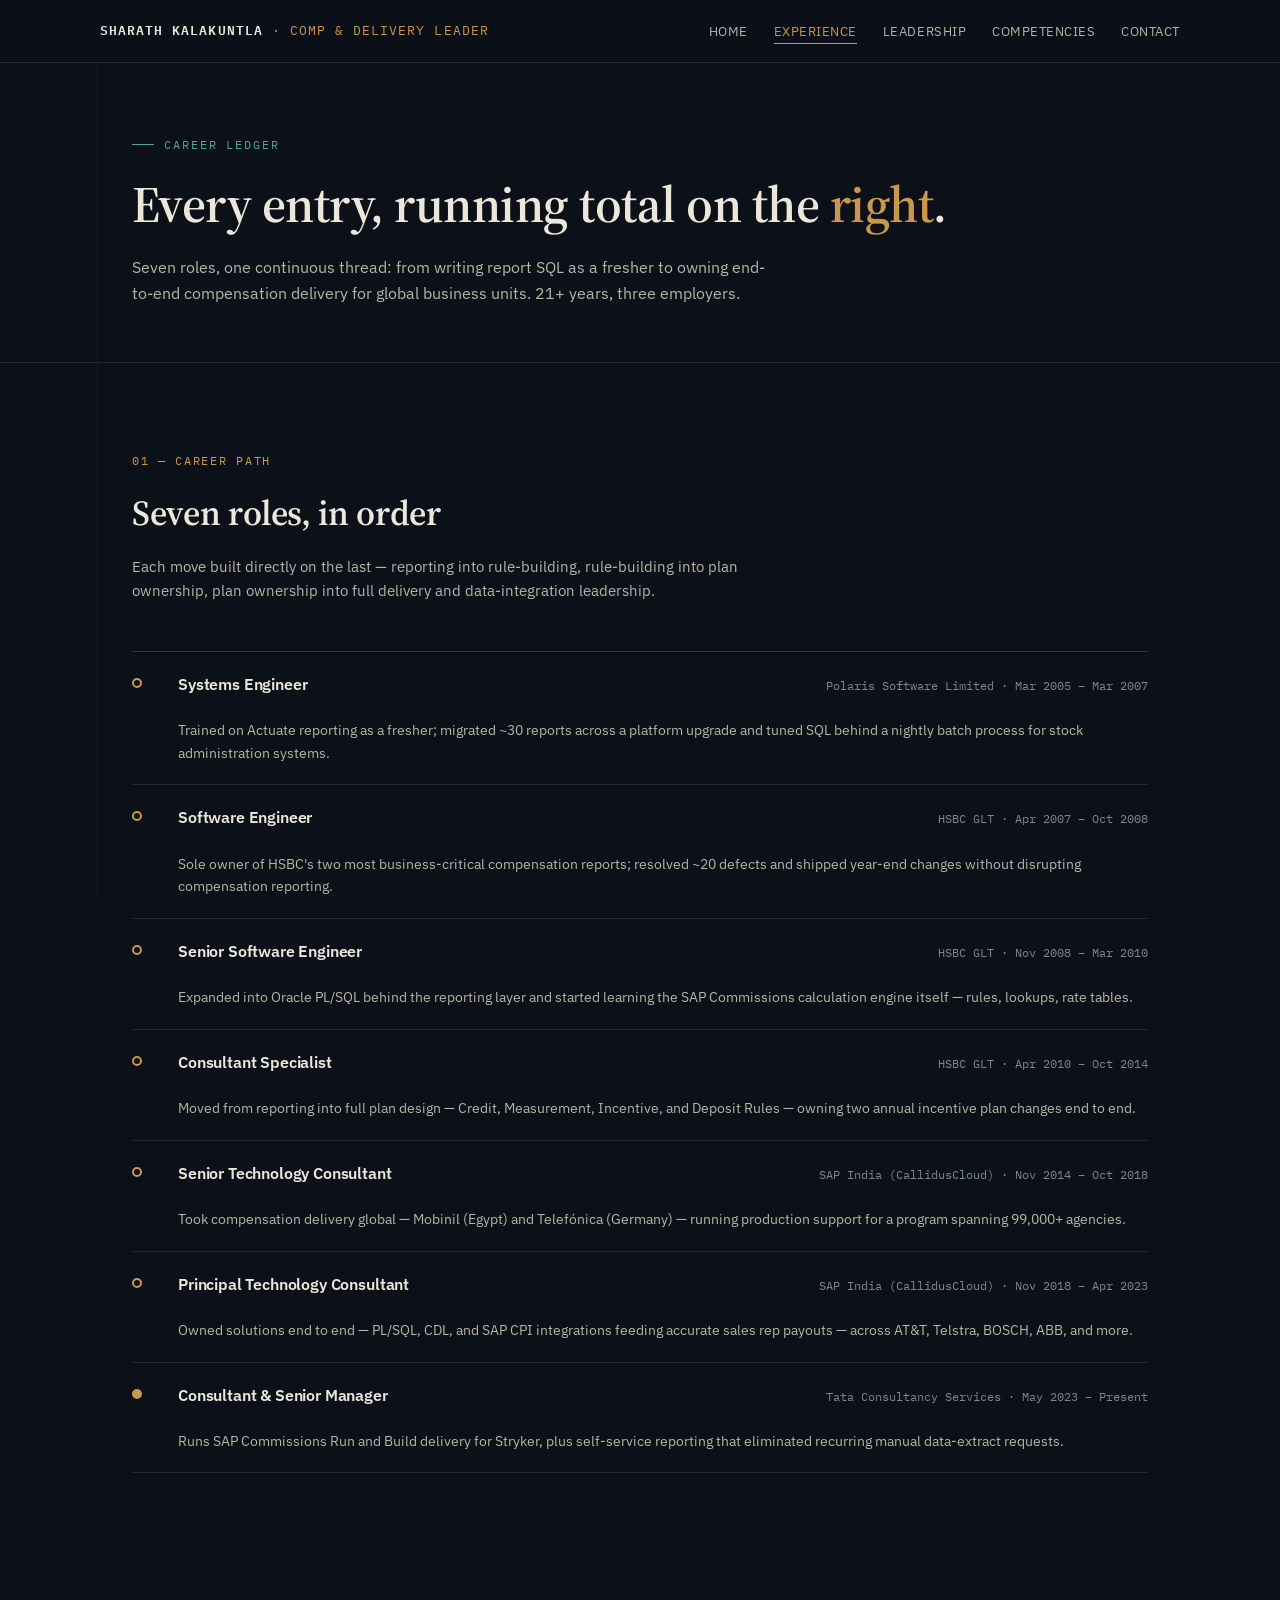
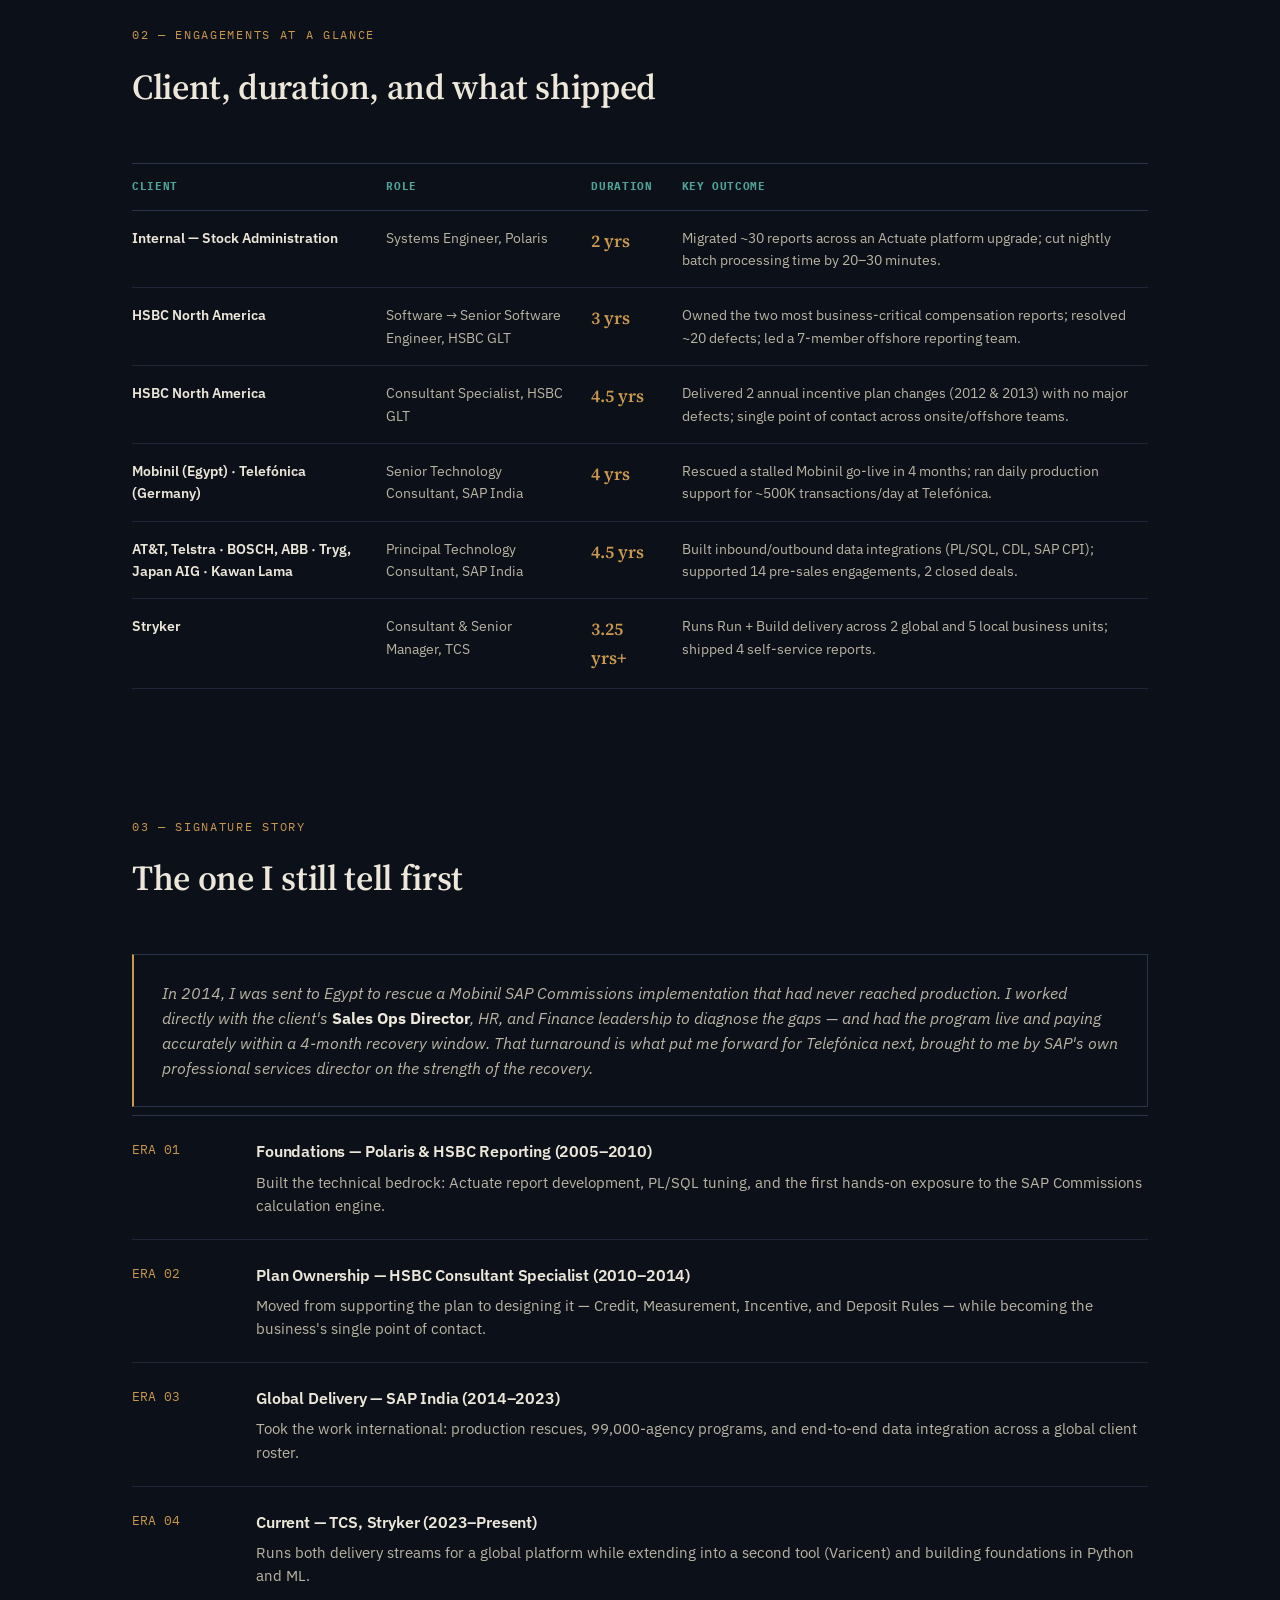
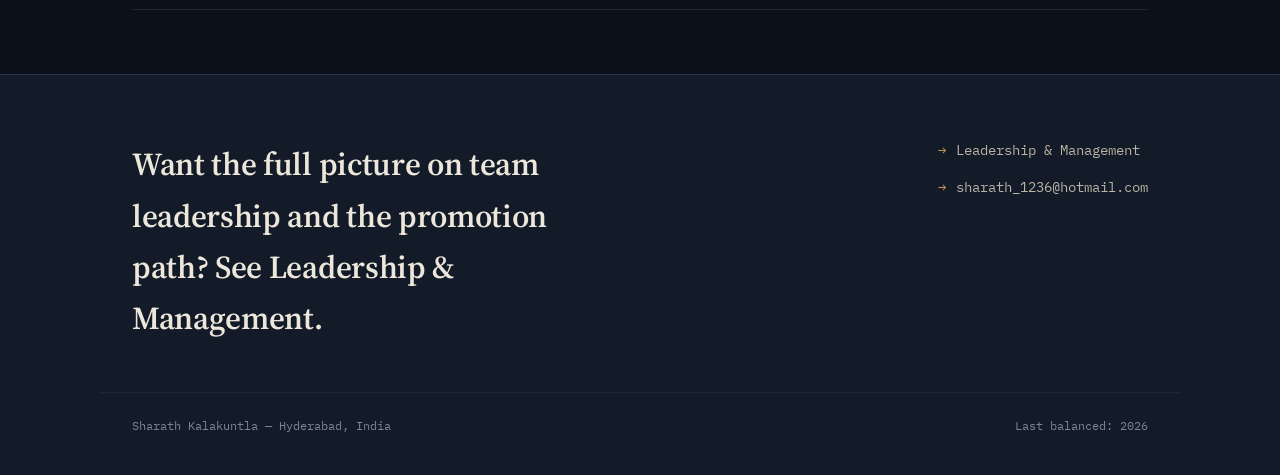
<file: experience.html>
<!DOCTYPE html>
<html lang="en">
<head>
<meta charset="UTF-8">
<meta name="viewport" content="width=device-width, initial-scale=1.0">
<title>Experience — Sharath Kalakuntla</title>
<link rel="preconnect" href="https://fonts.googleapis.com">
<link rel="preconnect" href="https://fonts.gstatic.com" crossorigin>
<link href="https://fonts.googleapis.com/css2?family=Source+Serif+4:opsz,wght@8..60,400;8..60,500;8..60,600;8..60,700&family=IBM+Plex+Sans:wght@400;500;600;700&family=IBM+Plex+Mono:wght@400;500;600&display=swap" rel="stylesheet">
<style>
:root{
  --ink:#0C1119;
  --panel:#131A28;
  --panel-alt:#182036;
  --rule:#293349;
  --rule-soft:#1E2638;
  --paper:#ECE7DA;
  --paper-dim:#B9B4A4;
  --paper-faint:#7C8598;
  --gold:#C9974E;
  --gold-dim:#8A6C3C;
  --teal:#4FA398;
  --teal-dim:#2F5F58;
}

*{box-sizing:border-box; margin:0; padding:0;}
html{scroll-behavior:smooth;}
body{
  background:var(--ink);
  color:var(--paper);
  font-family:'IBM Plex Sans', sans-serif;
  font-size:16px;
  line-height:1.6;
  -webkit-font-smoothing:antialiased;
}
::selection{background:var(--gold); color:var(--ink);}

h1,h2,h3{
  font-family:'Source Serif 4', serif;
  font-weight:600;
  letter-spacing:-0.01em;
}
.mono{font-family:'IBM Plex Mono', monospace;}
a{color:inherit;}

.wrap{max-width:1080px; margin:0 auto; padding:0 32px;}

/* ambient ledger-rule background */
.ledger-bg{
  position:fixed; inset:0; z-index:-1; pointer-events:none;
  background-image:
    repeating-linear-gradient(to bottom, transparent 0, transparent 37px, rgba(201,151,78,0.045) 38px);
  opacity:0.6;
}
.ledger-bg::before{
  content:"";
  position:absolute; top:0; bottom:0; left:96px;
  width:1px; background:rgba(79,163,152,0.08);
}
@media (max-width:720px){ .ledger-bg::before{ left:48px; } }

/* ---------- header / nav ---------- */
header{
  position:sticky; top:0; z-index:50;
  background:rgba(12,17,25,0.88);
  backdrop-filter:blur(10px);
  border-bottom:1px solid var(--rule-soft);
}
.nav-inner{
  display:flex; align-items:center; justify-content:space-between;
  padding:18px 0;
}
.brand{
  font-family:'IBM Plex Mono', monospace; font-size:13px; letter-spacing:0.08em;
  color:var(--gold); text-transform:uppercase; text-decoration:none;
}
.brand strong{color:var(--paper); font-weight:600;}
nav ul{list-style:none; display:flex; gap:26px;}
nav a{
  position:relative;
  font-size:13px; letter-spacing:0.04em; text-transform:uppercase;
  color:var(--paper-dim); text-decoration:none; transition:color .25s ease;
  padding-bottom:3px; border-bottom:1px solid transparent;
}
nav a::after{
  content:""; position:absolute; left:0; right:100%; bottom:-1px; height:1px;
  background:var(--gold); transition:right .28s cubic-bezier(.4,0,.2,1);
}
nav a:hover::after, nav a:focus-visible::after, nav a.active::after{right:0;}
nav a:hover, nav a:focus-visible{color:var(--gold);}
nav a.active{color:var(--gold);}
.nav-toggle{display:none;}
@media (max-width:680px){
  nav ul{gap:14px;}
  nav a{font-size:10.5px;}
}
@media (max-width:560px){
  .nav-inner{flex-wrap:wrap; gap:10px 0;}
  nav ul{width:100%; justify-content:flex-start; flex-wrap:wrap; gap:14px 18px;}
}

/* ---------- page header (non-home pages) ---------- */
.page-hero{padding:72px 0 56px; border-bottom:1px solid var(--rule-soft);}
.eyebrow{
  font-family:'IBM Plex Mono', monospace; font-size:12px; letter-spacing:0.16em;
  text-transform:uppercase; color:var(--teal); margin-bottom:22px;
  display:flex; align-items:center; gap:10px;
}
.eyebrow::before{content:""; width:22px; height:1px; background:var(--teal);}
.page-hero h1{
  font-size:clamp(2.1rem, 4.6vw, 3.2rem);
  line-height:1.12;
  color:var(--paper);
  max-width:820px;
}
.page-hero h1 em{color:var(--gold); font-style:normal;}
.page-hero .sub{max-width:640px; margin-top:22px; font-size:16px; color:var(--paper-dim);}

/* ---------- hero (home only) ---------- */
.hero{padding:96px 0 72px; position:relative;}
.hero h1{
  font-size:clamp(2.4rem, 5.4vw, 4.1rem);
  line-height:1.08;
  color:var(--paper);
  max-width:920px;
}
.hero h1 em{color:var(--gold); font-style:normal;}
.hero-sub{max-width:640px; margin-top:26px; font-size:17px; color:var(--paper-dim);}
.hero-meta{
  display:flex; flex-wrap:wrap; gap:10px 28px; margin-top:38px;
  font-family:'IBM Plex Mono', monospace; font-size:13px; color:var(--paper-faint);
}
.hero-meta a{text-decoration:none; border-bottom:1px solid transparent; transition:border-color .2s, color .2s;}
.hero-meta a:hover{color:var(--gold); border-color:var(--gold);}
.hero-cta{display:flex; gap:16px; margin-top:40px; flex-wrap:wrap;}
.btn{
  display:inline-flex; align-items:center; gap:8px;
  padding:13px 22px; font-size:13px; letter-spacing:0.04em; text-transform:uppercase;
  text-decoration:none; border-radius:2px; font-family:'IBM Plex Mono', monospace;
  transition:transform .18s ease, background .18s ease, border-color .18s ease;
}
.btn-primary{background:var(--gold); color:var(--ink); font-weight:600; position:relative; overflow:hidden;}
.btn-primary::before{
  content:""; position:absolute; top:0; left:-60%; width:40%; height:100%;
  background:linear-gradient(120deg, transparent, rgba(255,255,255,0.45), transparent);
  transform:skewX(-20deg); transition:left .55s ease;
}
.btn-primary:hover::before{left:120%;}
.btn-primary:hover{transform:translateY(-1px); background:#DBA85F;}
.btn-ghost{border:1px solid var(--rule); color:var(--paper);}
.btn-ghost:hover{border-color:var(--teal); color:var(--teal); transform:translateY(-1px);}

/* running-total statement strip */
.statement{
  margin-top:64px; border-top:1px solid var(--rule); border-bottom:1px solid var(--rule);
  display:grid; grid-template-columns:repeat(4,1fr);
}
.statement div{padding:22px 24px; border-left:1px solid var(--rule-soft);}
.statement div:first-child{border-left:none;}
.statement .num{font-family:'Source Serif 4', serif; font-size:2rem; color:var(--gold); font-weight:600;}
.statement .label{font-family:'IBM Plex Mono', monospace; font-size:11px; letter-spacing:0.06em; text-transform:uppercase; color:var(--paper-faint); margin-top:6px;}
@media (max-width:760px){ .statement{grid-template-columns:repeat(2,1fr);} .statement div:nth-child(3){border-left:none;} }

/* ---------- section shell ---------- */
section{padding:88px 0;}
section.tight{padding:64px 0;}
.section-head{margin-bottom:48px;}
.section-head .tag{
  font-family:'IBM Plex Mono', monospace; font-size:12px; letter-spacing:0.14em;
  color:var(--gold); text-transform:uppercase; margin-bottom:14px; display:block;
}
.section-head h2{font-size:clamp(1.6rem, 3vw, 2.2rem); color:var(--paper);}
.section-head p{color:var(--paper-dim); max-width:620px; margin-top:14px; font-size:15px;}

.reveal{opacity:0; transform:translateY(18px); transition:opacity .6s ease, transform .6s ease;}
.reveal.in{opacity:1; transform:none;}
@media (prefers-reduced-motion: reduce){ .reveal{opacity:1; transform:none; transition:none;} }

/* ---------- summary ---------- */
.summary-grid{display:grid; grid-template-columns:1.1fr 0.9fr; gap:56px; align-items:start;}
.summary-grid p{color:var(--paper-dim); font-size:15.5px; margin-bottom:16px;}
.summary-grid p strong{color:var(--paper); font-weight:600;}
.clients{border:1px solid var(--rule); padding:26px;}
.clients .tag{font-family:'IBM Plex Mono', monospace; font-size:11px; letter-spacing:0.1em; color:var(--teal); text-transform:uppercase; display:block; margin-bottom:16px;}
.client-row{display:flex; justify-content:space-between; padding:10px 0; border-bottom:1px solid var(--rule-soft); font-size:14px;}
.client-row:last-child{border-bottom:none;}
.client-row span:first-child{color:var(--paper);}
.client-row span:last-child{color:var(--paper-faint); font-family:'IBM Plex Mono', monospace; font-size:12px;}
@media (max-width:820px){ .summary-grid{grid-template-columns:1fr;} }

/* ---------- competencies as ledger line items ---------- */
.ledger-list{border-top:1px solid var(--rule);}
.ledger-item{
  display:grid; grid-template-columns:100px 1fr; gap:24px;
  padding:22px 0; border-bottom:1px solid var(--rule-soft);
}
.ledger-item .code{font-family:'IBM Plex Mono', monospace; color:var(--gold); font-size:13px; padding-top:2px;}
.ledger-item h3{font-size:1.02rem; color:var(--paper); font-weight:600; font-family:'IBM Plex Sans', sans-serif; margin-bottom:6px;}
.ledger-item p{font-size:14.5px; color:var(--paper-dim);}
@media (max-width:600px){ .ledger-item{grid-template-columns:1fr;} .ledger-item .code{padding-top:0;} }

/* ---------- career ledger timeline ---------- */
.timeline{position:relative;}
.tl-row{
  display:grid; grid-template-columns:180px 1fr; gap:32px;
  padding:36px 0; border-bottom:1px solid var(--rule-soft); position:relative;
}
.tl-row:first-child{padding-top:0;}
.tl-date{font-family:'IBM Plex Mono', monospace; font-size:13px; color:var(--paper-faint);}
.tl-date .yrs{display:block; margin-top:10px; color:var(--gold); font-size:13px;}
.tl-date .cum{display:block; margin-top:4px; color:var(--teal); font-size:11.5px; letter-spacing:0.03em;}
.tl-card h3{font-size:1.2rem; color:var(--paper); font-weight:600;}
.tl-card .role{font-family:'IBM Plex Mono', monospace; font-size:12.5px; color:var(--gold); text-transform:uppercase; letter-spacing:0.04em; display:block; margin-top:4px;}
.tl-card .client{font-size:13px; color:var(--teal); margin-top:6px; font-style:italic;}
.tl-card ul{margin-top:16px; padding-left:0; list-style:none;}
.tl-card li{font-size:14.5px; color:var(--paper-dim); padding-left:18px; position:relative; margin-bottom:9px;}
.tl-card li::before{content:"—"; position:absolute; left:0; color:var(--rule); font-family:'IBM Plex Mono', monospace;}
.tl-note{
  margin-top:16px; padding:12px 16px; background:var(--panel); border-left:2px solid var(--teal);
  font-size:13.5px; color:var(--paper-faint); font-style:italic;
}
@media (max-width:700px){ .tl-row{grid-template-columns:1fr;} .tl-date{display:flex; align-items:center; gap:14px; flex-wrap:wrap;} .tl-date .yrs, .tl-date .cum{margin-top:0;} }

/* ---------- leadership: promotion ladder ---------- */
.ladder{border-top:1px solid var(--rule);}
.rung{
  display:grid; grid-template-columns:28px 1fr; gap:18px;
  padding:20px 0; border-bottom:1px solid var(--rule-soft); position:relative;
}
.rung .dot{
  width:10px; height:10px; border-radius:50%; background:var(--ink);
  border:2px solid var(--gold); margin-top:6px; transition:transform .3s ease, box-shadow .3s ease;
}
.rung.open .dot{transform:scale(1.35); box-shadow:0 0 0 4px rgba(201,151,78,0.18);}
.rung:last-child .dot{background:var(--gold);}
.rung .rung-body{display:flex; justify-content:space-between; align-items:baseline; flex-wrap:wrap; gap:6px 18px;}
.rung h3{font-size:1rem; color:var(--paper); font-weight:600; font-family:'IBM Plex Sans', sans-serif;}
.rung .when{font-family:'IBM Plex Mono', monospace; font-size:12px; color:var(--paper-faint);}
.rung p{grid-column:2; font-size:14px; color:var(--paper-dim); margin-top:4px;}

/* ---------- leadership: team-size table ---------- */
.team-table{width:100%; border-collapse:collapse; border-top:1px solid var(--rule);}
.team-table th{
  text-align:left; font-family:'IBM Plex Mono', monospace; font-size:11px; letter-spacing:0.06em;
  text-transform:uppercase; color:var(--teal); padding:14px 12px; border-bottom:1px solid var(--rule);
}
.team-table td{padding:16px 12px; border-bottom:1px solid var(--rule-soft); font-size:14px; color:var(--paper-dim); vertical-align:top;}
.team-table td:first-child, .team-table th:first-child{padding-left:0;}
.team-table .n{font-family:'Source Serif 4', serif; font-size:1.4rem; color:var(--gold); font-weight:600;}
.team-table strong{color:var(--paper); font-weight:600;}
@media (max-width:700px){
  .team-table thead{display:none;}
  .team-table, .team-table tbody, .team-table tr, .team-table td{display:block; width:100%;}
  .team-table tr{border-bottom:1px solid var(--rule); padding:16px 0;}
  .team-table td{border-bottom:none; padding:4px 0;}
  .team-table td::before{content:attr(data-label); display:block; font-family:'IBM Plex Mono', monospace; font-size:10.5px; color:var(--paper-faint); text-transform:uppercase; margin-bottom:3px;}
}

/* callout / pull quote */
.callout{
  border:1px solid var(--rule); border-left:2px solid var(--gold);
  padding:26px 28px; margin:8px 0 0;
}
.callout p{font-size:15.5px; color:var(--paper-dim); font-style:italic;}
.callout p strong{color:var(--paper); font-style:normal;}

/* ---------- education ---------- */
.edu-grid{display:grid; grid-template-columns:1fr 1fr; gap:24px;}
.edu-card{border:1px solid var(--rule); padding:26px;}
.edu-card .tag{font-family:'IBM Plex Mono', monospace; font-size:11px; color:var(--teal); text-transform:uppercase; letter-spacing:0.08em;}
.edu-card h3{margin-top:10px; font-size:1.1rem; color:var(--paper);}
.edu-card p{margin-top:6px; color:var(--paper-dim); font-size:14px;}
@media (max-width:640px){ .edu-grid{grid-template-columns:1fr;} }

/* contact form-style block (mailto based, no backend) */
.contact-grid{display:grid; grid-template-columns:1fr 1fr; gap:56px; align-items:start;}
.contact-links{display:flex; flex-direction:column; gap:14px;}
.contact-links a{
  font-family:'IBM Plex Mono', monospace; font-size:14px; text-decoration:none; color:var(--paper-dim);
  display:flex; align-items:center; gap:10px; transition:color .2s;
}
.contact-links a:hover{color:var(--gold);}
.contact-links a::before{content:"→"; color:var(--gold);}
@media (max-width:780px){ .contact-grid{grid-template-columns:1fr;} }

/* ---------- footer ---------- */
footer{border-top:1px solid var(--rule); padding:64px 0 40px; background:var(--panel);}
.footer-inner{display:flex; justify-content:space-between; flex-wrap:wrap; gap:24px; align-items:flex-start;}
footer h2{font-size:clamp(1.5rem,3vw,2rem); color:var(--paper); max-width:480px;}
.fine-print{
  margin-top:48px; padding-top:24px; border-top:1px solid var(--rule-soft);
  display:flex; justify-content:space-between; flex-wrap:wrap; gap:12px;
  font-family:'IBM Plex Mono', monospace; font-size:11.5px; color:var(--paper-faint);
}

</style>
</head>
<body>

<div class="ledger-bg" aria-hidden="true"></div>

<header>
  <div class="wrap nav-inner">
    <a class="brand" href="index.html"><strong>Sharath Kalakuntla</strong> · Comp &amp; Delivery Leader</a>
    <nav>
      <ul>
        <li><a href="index.html">Home</a></li>
        <li><a href="experience.html" class="active">Experience</a></li>
        <li><a href="leadership.html">Leadership</a></li>
        <li><a href="competencies.html">Competencies</a></li>
        <li><a href="contact.html">Contact</a></li>
      </ul>
    </nav>
  </div>
</header>

<main>
  <div class="page-hero">
    <div class="wrap">
      <span class="eyebrow">Career Ledger</span>
      <h1>Every entry, running total on the <em>right</em>.</h1>
      <p class="sub">Seven roles, one continuous thread: from writing report SQL as a fresher to owning
        end-to-end compensation delivery for global business units. 21+ years, three employers.</p>
    </div>
  </div>

  <section>
    <div class="wrap">
      <div class="section-head reveal">
        <span class="tag">01 — Career Path</span>
        <h2>Seven roles, in order</h2>
        <p>Each move built directly on the last — reporting into rule-building, rule-building into
          plan ownership, plan ownership into full delivery and data-integration leadership.</p>
      </div>

      <div class="ladder stagger-group">
        <div class="rung reveal">
          <span class="dot" aria-hidden="true"></span>
          <div class="rung-body">
            <h3>Systems Engineer</h3>
            <span class="when mono">Polaris Software Limited · Mar 2005 – Mar 2007</span>
          </div>
          <p>Trained on Actuate reporting as a fresher; migrated ~30 reports across a platform upgrade and tuned SQL behind a nightly batch process for stock administration systems.</p>
        </div>
        <div class="rung reveal">
          <span class="dot" aria-hidden="true"></span>
          <div class="rung-body">
            <h3>Software Engineer</h3>
            <span class="when mono">HSBC GLT · Apr 2007 – Oct 2008</span>
          </div>
          <p>Sole owner of HSBC's two most business-critical compensation reports; resolved ~20 defects and shipped year-end changes without disrupting compensation reporting.</p>
        </div>
        <div class="rung reveal">
          <span class="dot" aria-hidden="true"></span>
          <div class="rung-body">
            <h3>Senior Software Engineer</h3>
            <span class="when mono">HSBC GLT · Nov 2008 – Mar 2010</span>
          </div>
          <p>Expanded into Oracle PL/SQL behind the reporting layer and started learning the SAP Commissions calculation engine itself — rules, lookups, rate tables.</p>
        </div>
        <div class="rung reveal">
          <span class="dot" aria-hidden="true"></span>
          <div class="rung-body">
            <h3>Consultant Specialist</h3>
            <span class="when mono">HSBC GLT · Apr 2010 – Oct 2014</span>
          </div>
          <p>Moved from reporting into full plan design — Credit, Measurement, Incentive, and Deposit Rules — owning two annual incentive plan changes end to end.</p>
        </div>
        <div class="rung reveal">
          <span class="dot" aria-hidden="true"></span>
          <div class="rung-body">
            <h3>Senior Technology Consultant</h3>
            <span class="when mono">SAP India (CallidusCloud) · Nov 2014 – Oct 2018</span>
          </div>
          <p>Took compensation delivery global — Mobinil (Egypt) and Telefónica (Germany) — running production support for a program spanning 99,000+ agencies.</p>
        </div>
        <div class="rung reveal">
          <span class="dot" aria-hidden="true"></span>
          <div class="rung-body">
            <h3>Principal Technology Consultant</h3>
            <span class="when mono">SAP India (CallidusCloud) · Nov 2018 – Apr 2023</span>
          </div>
          <p>Owned solutions end to end — PL/SQL, CDL, and SAP CPI integrations feeding accurate sales rep payouts — across AT&amp;T, Telstra, BOSCH, ABB, and more.</p>
        </div>
        <div class="rung reveal">
          <span class="dot" aria-hidden="true"></span>
          <div class="rung-body">
            <h3>Consultant &amp; Senior Manager</h3>
            <span class="when mono">Tata Consultancy Services · May 2023 – Present</span>
          </div>
          <p>Runs SAP Commissions Run and Build delivery for Stryker, plus self-service reporting that eliminated recurring manual data-extract requests.</p>
        </div>
      </div>
    </div>
  </section>

  <section class="tight">
    <div class="wrap">
      <div class="section-head reveal">
        <span class="tag">02 — Engagements at a Glance</span>
        <h2>Client, duration, and what shipped</h2>
      </div>

      <table class="team-table">
        <thead>
          <tr class="reveal"><th>Client</th><th>Role</th><th>Duration</th><th>Key Outcome</th></tr>
        </thead>
        <tbody class="stagger-group">
          <tr class="reveal">
            <td data-label="Client"><strong>Internal — Stock Administration</strong></td>
            <td data-label="Role">Systems Engineer, Polaris</td>
            <td data-label="Duration"><span class="n" style="font-size:1.1rem;">2 yrs</span></td>
            <td data-label="Outcome">Migrated ~30 reports across an Actuate platform upgrade; cut nightly batch processing time by 20–30 minutes.</td>
          </tr>
          <tr class="reveal">
            <td data-label="Client"><strong>HSBC North America</strong></td>
            <td data-label="Role">Software → Senior Software Engineer, HSBC GLT</td>
            <td data-label="Duration"><span class="n" style="font-size:1.1rem;">3 yrs</span></td>
            <td data-label="Outcome">Owned the two most business-critical compensation reports; resolved ~20 defects; led a 7-member offshore reporting team.</td>
          </tr>
          <tr class="reveal">
            <td data-label="Client"><strong>HSBC North America</strong></td>
            <td data-label="Role">Consultant Specialist, HSBC GLT</td>
            <td data-label="Duration"><span class="n" style="font-size:1.1rem;">4.5 yrs</span></td>
            <td data-label="Outcome">Delivered 2 annual incentive plan changes (2012 &amp; 2013) with no major defects; single point of contact across onsite/offshore teams.</td>
          </tr>
          <tr class="reveal">
            <td data-label="Client"><strong>Mobinil (Egypt) · Telefónica (Germany)</strong></td>
            <td data-label="Role">Senior Technology Consultant, SAP India</td>
            <td data-label="Duration"><span class="n" style="font-size:1.1rem;">4 yrs</span></td>
            <td data-label="Outcome">Rescued a stalled Mobinil go-live in 4 months; ran daily production support for ~500K transactions/day at Telefónica.</td>
          </tr>
          <tr class="reveal">
            <td data-label="Client"><strong>AT&amp;T, Telstra · BOSCH, ABB · Tryg, Japan AIG · Kawan Lama</strong></td>
            <td data-label="Role">Principal Technology Consultant, SAP India</td>
            <td data-label="Duration"><span class="n" style="font-size:1.1rem;">4.5 yrs</span></td>
            <td data-label="Outcome">Built inbound/outbound data integrations (PL/SQL, CDL, SAP CPI); supported 14 pre-sales engagements, 2 closed deals.</td>
          </tr>
          <tr class="reveal">
            <td data-label="Client"><strong>Stryker</strong></td>
            <td data-label="Role">Consultant &amp; Senior Manager, TCS</td>
            <td data-label="Duration"><span class="n" style="font-size:1.1rem;">3.25 yrs+</span></td>
            <td data-label="Outcome">Runs Run + Build delivery across 2 global and 5 local business units; shipped 4 self-service reports.</td>
          </tr>
        </tbody>
      </table>
    </div>
  </section>

  <section class="tight">
    <div class="wrap">
      <div class="section-head reveal">
        <span class="tag">03 — Signature Story</span>
        <h2>The one I still tell first</h2>
      </div>
      <div class="callout reveal">
        <p>In 2014, I was sent to Egypt to rescue a Mobinil SAP Commissions implementation that had never
          reached production. I worked directly with the client's <strong>Sales Ops Director</strong>, HR,
          and Finance leadership to diagnose the gaps — and had the program live and paying accurately
          within a 4-month recovery window. That turnaround is what put me forward for Telefónica next,
          brought to me by SAP's own professional services director on the strength of the recovery.</p>
      </div>

      <div class="ledger-list stagger-group" style="margin-top:8px;">
        <div class="ledger-item reveal">
          <span class="code">ERA&nbsp;01</span>
          <div><h3>Foundations — Polaris &amp; HSBC Reporting (2005–2010)</h3><p>Built the technical bedrock: Actuate report development, PL/SQL tuning, and the first hands-on exposure to the SAP Commissions calculation engine.</p></div>
        </div>
        <div class="ledger-item reveal">
          <span class="code">ERA&nbsp;02</span>
          <div><h3>Plan Ownership — HSBC Consultant Specialist (2010–2014)</h3><p>Moved from supporting the plan to designing it — Credit, Measurement, Incentive, and Deposit Rules — while becoming the business's single point of contact.</p></div>
        </div>
        <div class="ledger-item reveal">
          <span class="code">ERA&nbsp;03</span>
          <div><h3>Global Delivery — SAP India (2014–2023)</h3><p>Took the work international: production rescues, 99,000-agency programs, and end-to-end data integration across a global client roster.</p></div>
        </div>
        <div class="ledger-item reveal">
          <span class="code">ERA&nbsp;04</span>
          <div><h3>Current — TCS, Stryker (2023–Present)</h3><p>Runs both delivery streams for a global platform while extending into a second tool (Varicent) and building foundations in Python and ML.</p></div>
        </div>
      </div>
    </div>
  </section>
</main>

<footer>
  <div class="wrap footer-inner">
    <h2>Want the full picture on team leadership and the promotion path? See Leadership &amp; Management.</h2>
    <div class="contact-links">
      <a href="leadership.html">Leadership &amp; Management</a>
      <a href="mailto:sharath_1236@hotmail.com">sharath_1236@hotmail.com</a>
    </div>
  </div>
  <div class="wrap fine-print">
    <span>Sharath Kalakuntla — Hyderabad, India</span>
    <span>Last balanced: 2026</span>
  </div>
</footer>

<script>
  // Stagger fade-in timing for grouped items (ladder rungs, ledger lists, table rows, cards)
  document.querySelectorAll('.stagger-group').forEach(group => {
    Array.from(group.children)
      .filter(el => el.classList.contains('reveal'))
      .forEach((el, i) => { el.style.transitionDelay = (i * 70) + 'ms'; });
  });

  const els = document.querySelectorAll('.reveal');
  if ('IntersectionObserver' in window) {
    const io = new IntersectionObserver((entries) => {
      entries.forEach(e => { if (e.isIntersecting) { e.target.classList.add('in'); io.unobserve(e.target); } });
    }, { threshold: 0.12 });
    els.forEach(el => io.observe(el));
  } else { els.forEach(el => el.classList.add('in')); }
</script>
</body>
</html>
</file>
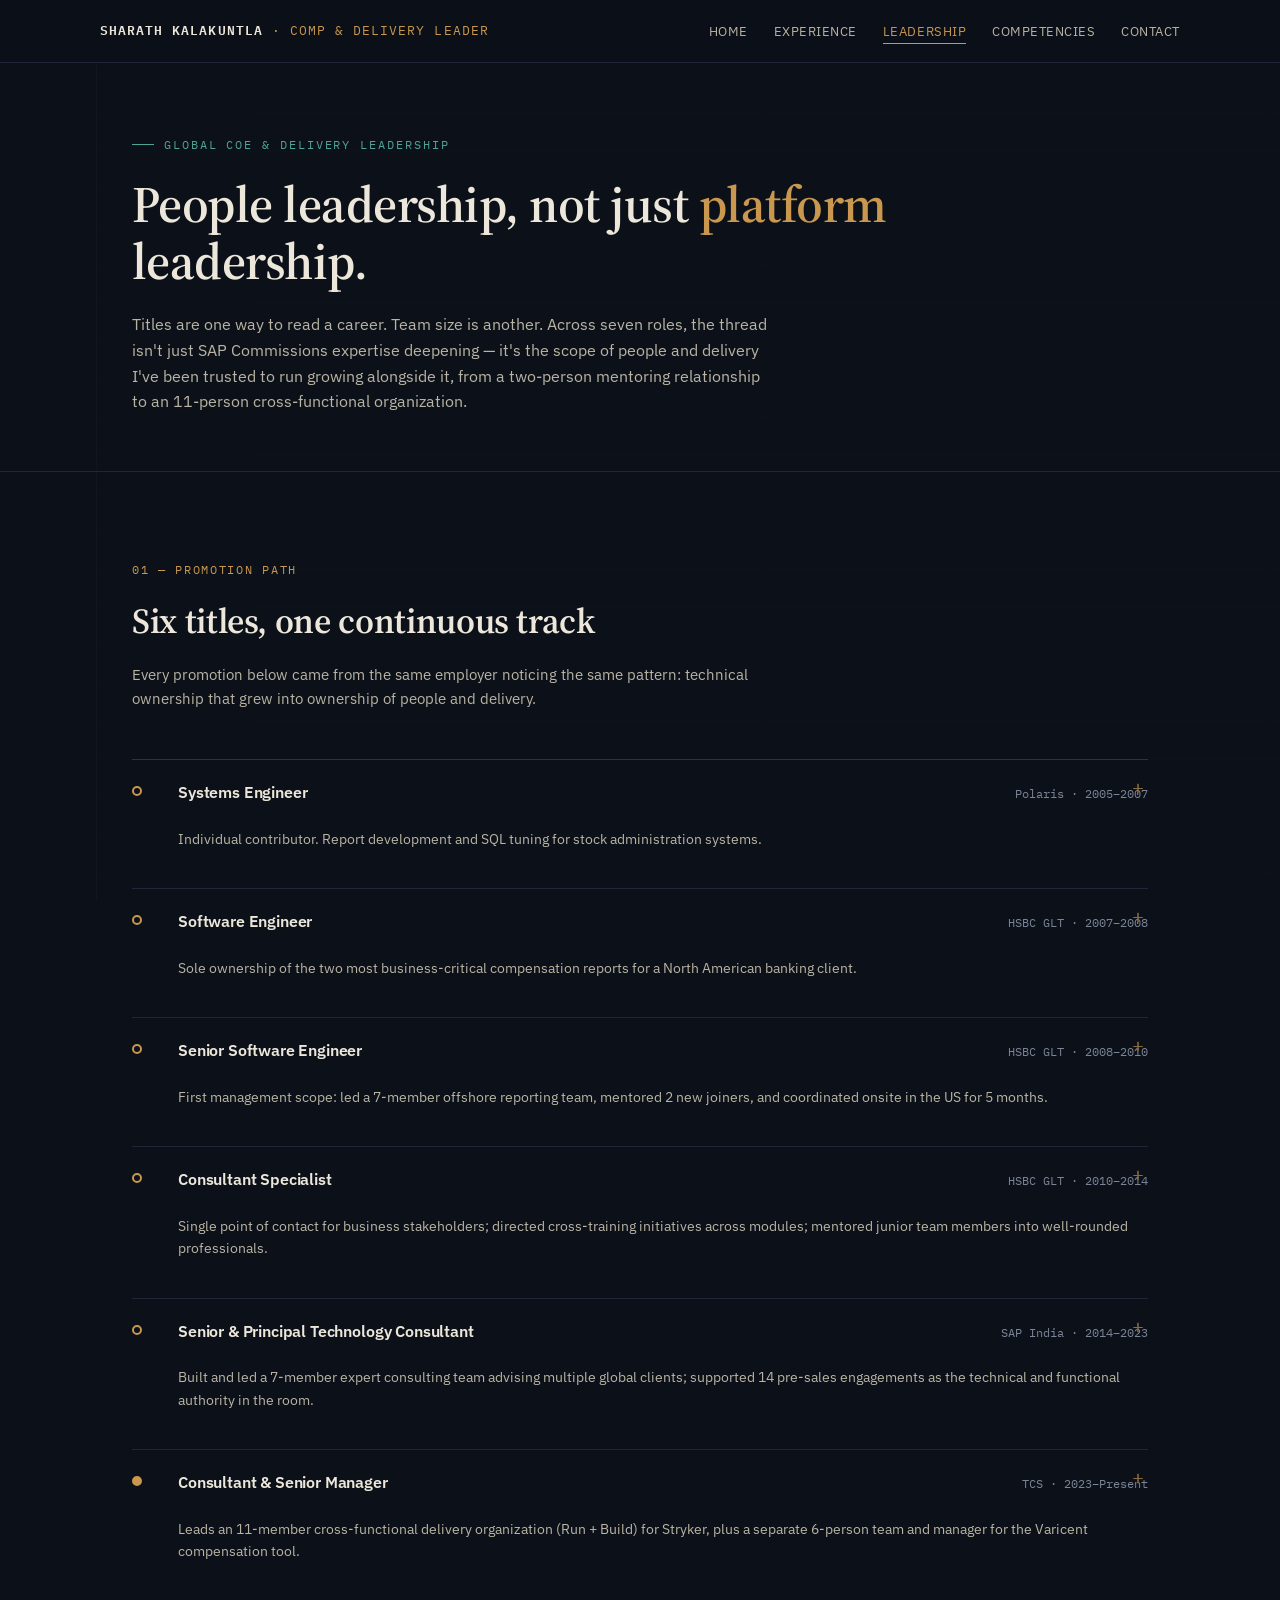
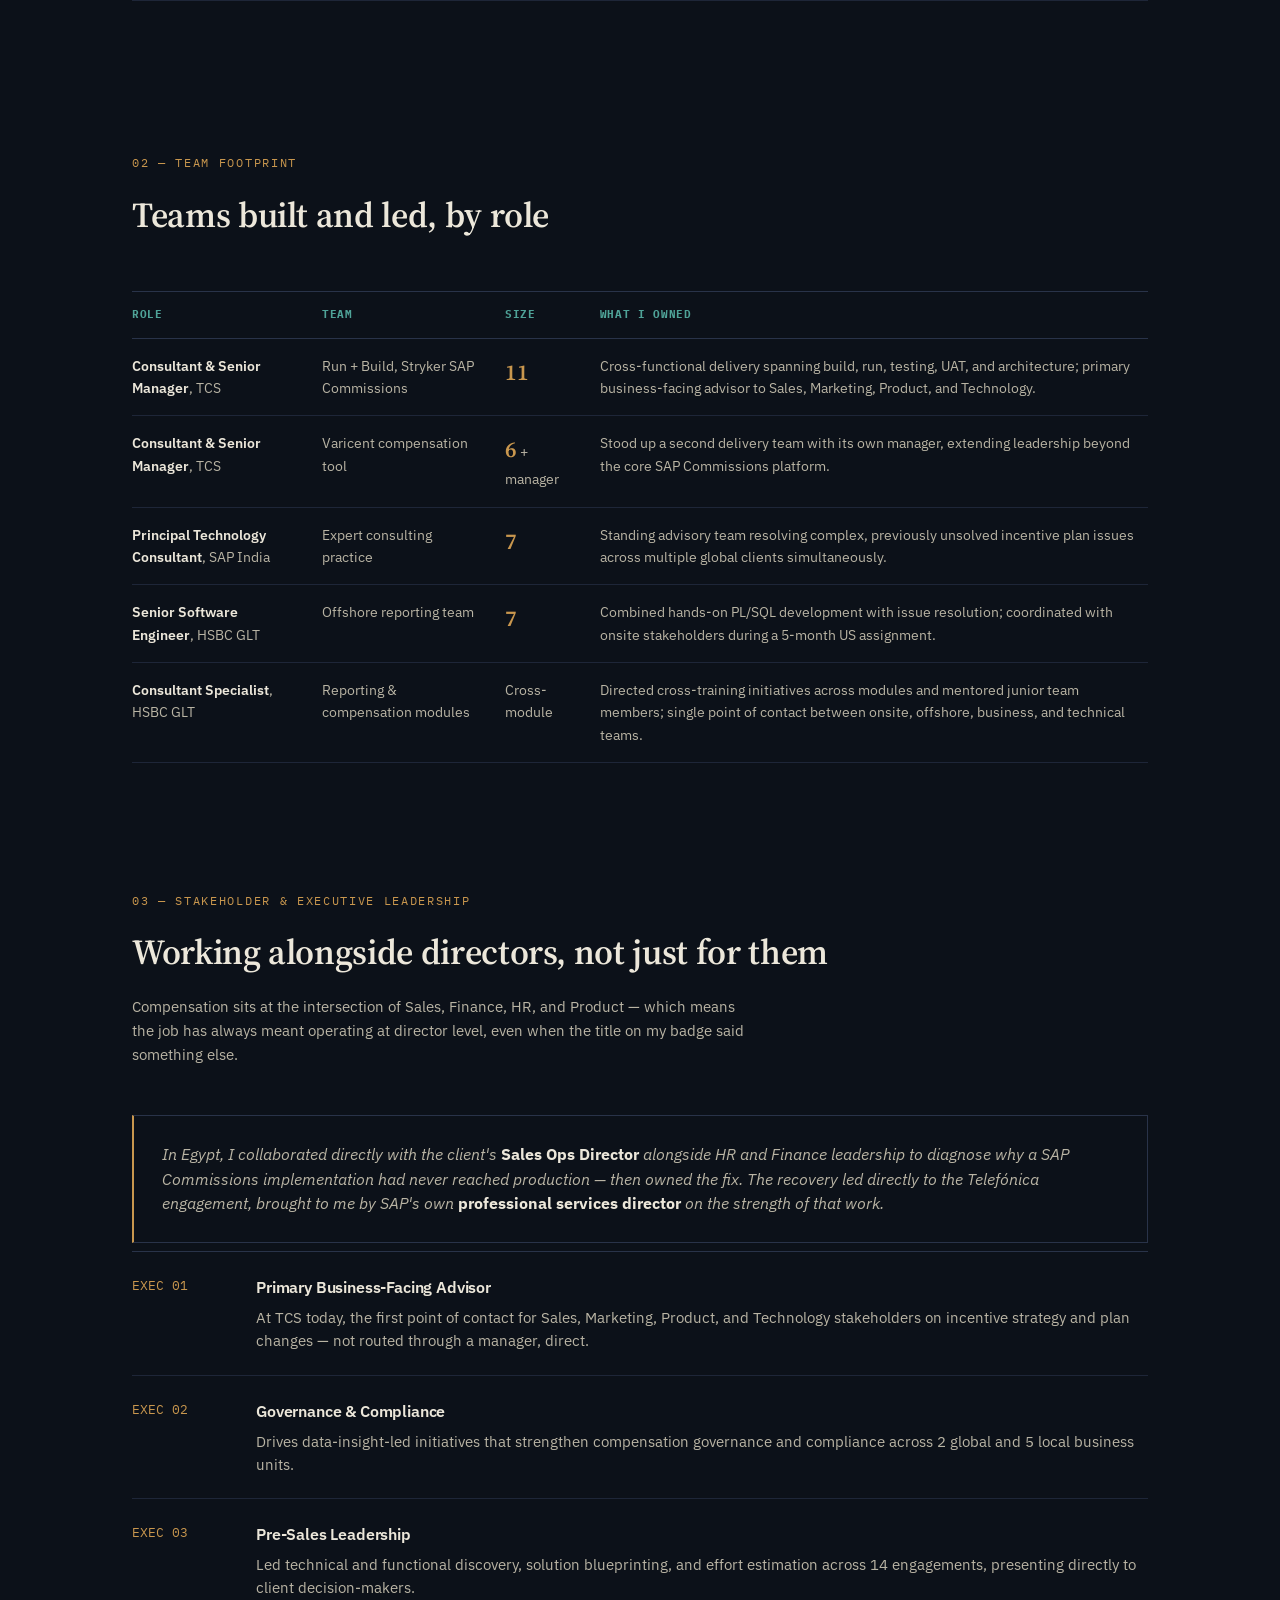
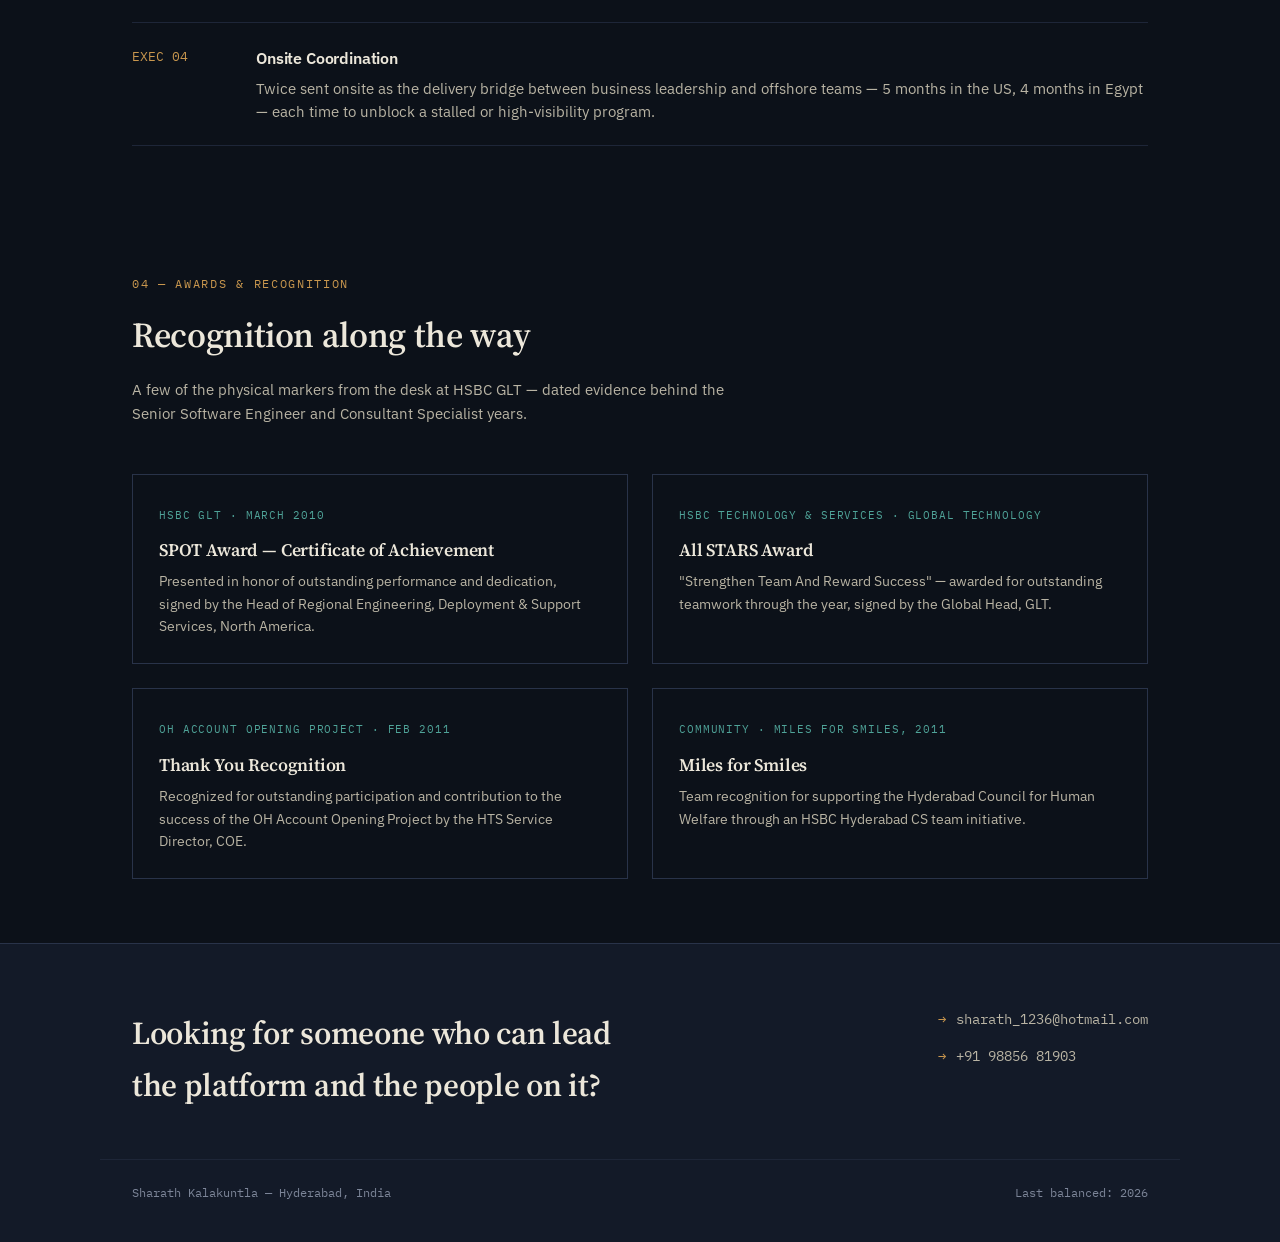
<file: leadership.html>
<!DOCTYPE html>
<html lang="en">
<head>
<meta charset="UTF-8">
<meta name="viewport" content="width=device-width, initial-scale=1.0">
<title>Leadership &amp; Management — Sharath Kalakuntla</title>
<link rel="preconnect" href="https://fonts.googleapis.com">
<link rel="preconnect" href="https://fonts.gstatic.com" crossorigin>
<link href="https://fonts.googleapis.com/css2?family=Source+Serif+4:opsz,wght@8..60,400;8..60,500;8..60,600;8..60,700&family=IBM+Plex+Sans:wght@400;500;600;700&family=IBM+Plex+Mono:wght@400;500;600&display=swap" rel="stylesheet">
<style>
:root{
  --ink:#0C1119;
  --panel:#131A28;
  --panel-alt:#182036;
  --rule:#293349;
  --rule-soft:#1E2638;
  --paper:#ECE7DA;
  --paper-dim:#B9B4A4;
  --paper-faint:#7C8598;
  --gold:#C9974E;
  --gold-dim:#8A6C3C;
  --teal:#4FA398;
  --teal-dim:#2F5F58;
}

*{box-sizing:border-box; margin:0; padding:0;}
html{scroll-behavior:smooth;}
body{
  background:var(--ink);
  color:var(--paper);
  font-family:'IBM Plex Sans', sans-serif;
  font-size:16px;
  line-height:1.6;
  -webkit-font-smoothing:antialiased;
}
::selection{background:var(--gold); color:var(--ink);}

h1,h2,h3{
  font-family:'Source Serif 4', serif;
  font-weight:600;
  letter-spacing:-0.01em;
}
.mono{font-family:'IBM Plex Mono', monospace;}
a{color:inherit;}

.wrap{max-width:1080px; margin:0 auto; padding:0 32px;}

/* ambient ledger-rule background */
.ledger-bg{
  position:fixed; inset:0; z-index:-1; pointer-events:none;
  background-image:
    repeating-linear-gradient(to bottom, transparent 0, transparent 37px, rgba(201,151,78,0.045) 38px);
  opacity:0.6;
}
.ledger-bg::before{
  content:"";
  position:absolute; top:0; bottom:0; left:96px;
  width:1px; background:rgba(79,163,152,0.08);
}
@media (max-width:720px){ .ledger-bg::before{ left:48px; } }

/* ---------- header / nav ---------- */
header{
  position:sticky; top:0; z-index:50;
  background:rgba(12,17,25,0.88);
  backdrop-filter:blur(10px);
  border-bottom:1px solid var(--rule-soft);
}
.nav-inner{
  display:flex; align-items:center; justify-content:space-between;
  padding:18px 0;
}
.brand{
  font-family:'IBM Plex Mono', monospace; font-size:13px; letter-spacing:0.08em;
  color:var(--gold); text-transform:uppercase; text-decoration:none;
}
.brand strong{color:var(--paper); font-weight:600;}
nav ul{list-style:none; display:flex; gap:26px;}
nav a{
  position:relative;
  font-size:13px; letter-spacing:0.04em; text-transform:uppercase;
  color:var(--paper-dim); text-decoration:none; transition:color .25s ease;
  padding-bottom:3px; border-bottom:1px solid transparent;
}
nav a::after{
  content:""; position:absolute; left:0; right:100%; bottom:-1px; height:1px;
  background:var(--gold); transition:right .28s cubic-bezier(.4,0,.2,1);
}
nav a:hover::after, nav a:focus-visible::after, nav a.active::after{right:0;}
nav a:hover, nav a:focus-visible{color:var(--gold);}
nav a.active{color:var(--gold);}
.nav-toggle{display:none;}
@media (max-width:680px){
  nav ul{gap:14px;}
  nav a{font-size:10.5px;}
}
@media (max-width:560px){
  .nav-inner{flex-wrap:wrap; gap:10px 0;}
  nav ul{width:100%; justify-content:flex-start; flex-wrap:wrap; gap:14px 18px;}
}

/* ---------- page header (non-home pages) ---------- */
.page-hero{padding:72px 0 56px; border-bottom:1px solid var(--rule-soft);}
.eyebrow{
  font-family:'IBM Plex Mono', monospace; font-size:12px; letter-spacing:0.16em;
  text-transform:uppercase; color:var(--teal); margin-bottom:22px;
  display:flex; align-items:center; gap:10px;
}
.eyebrow::before{content:""; width:22px; height:1px; background:var(--teal);}
.page-hero h1{
  font-size:clamp(2.1rem, 4.6vw, 3.2rem);
  line-height:1.12;
  color:var(--paper);
  max-width:820px;
}
.page-hero h1 em{color:var(--gold); font-style:normal;}
.page-hero .sub{max-width:640px; margin-top:22px; font-size:16px; color:var(--paper-dim);}

/* ---------- hero (home only) ---------- */
.hero{padding:96px 0 72px; position:relative;}
.hero h1{
  font-size:clamp(2.4rem, 5.4vw, 4.1rem);
  line-height:1.08;
  color:var(--paper);
  max-width:920px;
}
.hero h1 em{color:var(--gold); font-style:normal;}
.hero-sub{max-width:640px; margin-top:26px; font-size:17px; color:var(--paper-dim);}
.hero-meta{
  display:flex; flex-wrap:wrap; gap:10px 28px; margin-top:38px;
  font-family:'IBM Plex Mono', monospace; font-size:13px; color:var(--paper-faint);
}
.hero-meta a{text-decoration:none; border-bottom:1px solid transparent; transition:border-color .2s, color .2s;}
.hero-meta a:hover{color:var(--gold); border-color:var(--gold);}
.hero-cta{display:flex; gap:16px; margin-top:40px; flex-wrap:wrap;}
.btn{
  display:inline-flex; align-items:center; gap:8px;
  padding:13px 22px; font-size:13px; letter-spacing:0.04em; text-transform:uppercase;
  text-decoration:none; border-radius:2px; font-family:'IBM Plex Mono', monospace;
  transition:transform .18s ease, background .18s ease, border-color .18s ease;
}
.btn-primary{background:var(--gold); color:var(--ink); font-weight:600; position:relative; overflow:hidden;}
.btn-primary::before{
  content:""; position:absolute; top:0; left:-60%; width:40%; height:100%;
  background:linear-gradient(120deg, transparent, rgba(255,255,255,0.45), transparent);
  transform:skewX(-20deg); transition:left .55s ease;
}
.btn-primary:hover::before{left:120%;}
.btn-primary:hover{transform:translateY(-1px); background:#DBA85F;}
.btn-ghost{border:1px solid var(--rule); color:var(--paper);}
.btn-ghost:hover{border-color:var(--teal); color:var(--teal); transform:translateY(-1px);}

/* running-total statement strip */
.statement{
  margin-top:64px; border-top:1px solid var(--rule); border-bottom:1px solid var(--rule);
  display:grid; grid-template-columns:repeat(4,1fr);
}
.statement div{padding:22px 24px; border-left:1px solid var(--rule-soft);}
.statement div:first-child{border-left:none;}
.statement .num{font-family:'Source Serif 4', serif; font-size:2rem; color:var(--gold); font-weight:600;}
.statement .label{font-family:'IBM Plex Mono', monospace; font-size:11px; letter-spacing:0.06em; text-transform:uppercase; color:var(--paper-faint); margin-top:6px;}
@media (max-width:760px){ .statement{grid-template-columns:repeat(2,1fr);} .statement div:nth-child(3){border-left:none;} }

/* ---------- section shell ---------- */
section{padding:88px 0;}
section.tight{padding:64px 0;}
.section-head{margin-bottom:48px;}
.section-head .tag{
  font-family:'IBM Plex Mono', monospace; font-size:12px; letter-spacing:0.14em;
  color:var(--gold); text-transform:uppercase; margin-bottom:14px; display:block;
}
.section-head h2{font-size:clamp(1.6rem, 3vw, 2.2rem); color:var(--paper);}
.section-head p{color:var(--paper-dim); max-width:620px; margin-top:14px; font-size:15px;}

.reveal{opacity:0; transform:translateY(18px); transition:opacity .6s ease, transform .6s ease;}
.reveal.in{opacity:1; transform:none;}
@media (prefers-reduced-motion: reduce){ .reveal{opacity:1; transform:none; transition:none;} }

/* ---------- summary ---------- */
.summary-grid{display:grid; grid-template-columns:1.1fr 0.9fr; gap:56px; align-items:start;}
.summary-grid p{color:var(--paper-dim); font-size:15.5px; margin-bottom:16px;}
.summary-grid p strong{color:var(--paper); font-weight:600;}
.clients{border:1px solid var(--rule); padding:26px;}
.clients .tag{font-family:'IBM Plex Mono', monospace; font-size:11px; letter-spacing:0.1em; color:var(--teal); text-transform:uppercase; display:block; margin-bottom:16px;}
.client-row{display:flex; justify-content:space-between; padding:10px 0; border-bottom:1px solid var(--rule-soft); font-size:14px;}
.client-row:last-child{border-bottom:none;}
.client-row span:first-child{color:var(--paper);}
.client-row span:last-child{color:var(--paper-faint); font-family:'IBM Plex Mono', monospace; font-size:12px;}
@media (max-width:820px){ .summary-grid{grid-template-columns:1fr;} }

/* ---------- competencies as ledger line items ---------- */
.ledger-list{border-top:1px solid var(--rule);}
.ledger-item{
  display:grid; grid-template-columns:100px 1fr; gap:24px;
  padding:22px 0; border-bottom:1px solid var(--rule-soft);
}
.ledger-item .code{font-family:'IBM Plex Mono', monospace; color:var(--gold); font-size:13px; padding-top:2px;}
.ledger-item h3{font-size:1.02rem; color:var(--paper); font-weight:600; font-family:'IBM Plex Sans', sans-serif; margin-bottom:6px;}
.ledger-item p{font-size:14.5px; color:var(--paper-dim);}
@media (max-width:600px){ .ledger-item{grid-template-columns:1fr;} .ledger-item .code{padding-top:0;} }

/* ---------- career ledger timeline ---------- */
.timeline{position:relative;}
.tl-row{
  display:grid; grid-template-columns:180px 1fr; gap:32px;
  padding:36px 0; border-bottom:1px solid var(--rule-soft); position:relative;
}
.tl-row:first-child{padding-top:0;}
.tl-date{font-family:'IBM Plex Mono', monospace; font-size:13px; color:var(--paper-faint);}
.tl-date .yrs{display:block; margin-top:10px; color:var(--gold); font-size:13px;}
.tl-date .cum{display:block; margin-top:4px; color:var(--teal); font-size:11.5px; letter-spacing:0.03em;}
.tl-card h3{font-size:1.2rem; color:var(--paper); font-weight:600;}
.tl-card .role{font-family:'IBM Plex Mono', monospace; font-size:12.5px; color:var(--gold); text-transform:uppercase; letter-spacing:0.04em; display:block; margin-top:4px;}
.tl-card .client{font-size:13px; color:var(--teal); margin-top:6px; font-style:italic;}
.tl-card ul{margin-top:16px; padding-left:0; list-style:none;}
.tl-card li{font-size:14.5px; color:var(--paper-dim); padding-left:18px; position:relative; margin-bottom:9px;}
.tl-card li::before{content:"—"; position:absolute; left:0; color:var(--rule); font-family:'IBM Plex Mono', monospace;}
.tl-note{
  margin-top:16px; padding:12px 16px; background:var(--panel); border-left:2px solid var(--teal);
  font-size:13.5px; color:var(--paper-faint); font-style:italic;
}
@media (max-width:700px){ .tl-row{grid-template-columns:1fr;} .tl-date{display:flex; align-items:center; gap:14px; flex-wrap:wrap;} .tl-date .yrs, .tl-date .cum{margin-top:0;} }

/* ---------- leadership: promotion ladder ---------- */
.ladder{border-top:1px solid var(--rule);}
.rung{
  display:grid; grid-template-columns:28px 1fr; gap:18px;
  padding:20px 0; border-bottom:1px solid var(--rule-soft); position:relative;
}
.rung .dot{
  width:10px; height:10px; border-radius:50%; background:var(--ink);
  border:2px solid var(--gold); margin-top:6px; transition:transform .3s ease, box-shadow .3s ease;
}
.rung.open .dot{transform:scale(1.35); box-shadow:0 0 0 4px rgba(201,151,78,0.18);}
.rung:last-child .dot{background:var(--gold);}
.rung .rung-body{display:flex; justify-content:space-between; align-items:baseline; flex-wrap:wrap; gap:6px 18px;}
.rung h3{font-size:1rem; color:var(--paper); font-weight:600; font-family:'IBM Plex Sans', sans-serif;}
.rung .when{font-family:'IBM Plex Mono', monospace; font-size:12px; color:var(--paper-faint);}
.rung p{grid-column:2; font-size:14px; color:var(--paper-dim); margin-top:4px;}
.rung{cursor:pointer;}
.rung .toggle-icon{
  position:absolute; top:18px; right:4px;
  font-family:'IBM Plex Mono', monospace; font-size:20px; line-height:1;
  color:var(--gold-dim); transition:transform .3s ease, color .3s ease; user-select:none;
}
.rung.open .toggle-icon{transform:rotate(45deg); color:var(--gold);}
.rung-detail{
  grid-column:2; max-height:0; overflow:hidden;
  transition:max-height .4s ease, margin-top .4s ease;
}
.rung.open .rung-detail{margin-top:14px;}
.rung-detail .detail-sub{
  font-family:'IBM Plex Mono', monospace; font-size:11.5px; letter-spacing:0.06em; text-transform:uppercase;
  color:var(--teal); margin:14px 0 8px;
}
.rung-detail .detail-sub:first-child{margin-top:0;}
.rung-detail .detail-client{font-size:13px; color:var(--paper-faint); font-style:italic; margin-bottom:8px;}
.rung-detail ul{list-style:none;}
.rung-detail li{font-size:14px; color:var(--paper-dim); padding-left:18px; position:relative; margin-bottom:8px;}
.rung-detail li::before{content:"—"; position:absolute; left:0; color:var(--rule); font-family:'IBM Plex Mono', monospace;}
@media (max-width:700px){ .rung-detail{grid-column:1;} }

/* ---------- leadership: team-size table ---------- */
.team-table{width:100%; border-collapse:collapse; border-top:1px solid var(--rule);}
.team-table th{
  text-align:left; font-family:'IBM Plex Mono', monospace; font-size:11px; letter-spacing:0.06em;
  text-transform:uppercase; color:var(--teal); padding:14px 12px; border-bottom:1px solid var(--rule);
}
.team-table td{padding:16px 12px; border-bottom:1px solid var(--rule-soft); font-size:14px; color:var(--paper-dim); vertical-align:top;}
.team-table td:first-child, .team-table th:first-child{padding-left:0;}
.team-table .n{font-family:'Source Serif 4', serif; font-size:1.4rem; color:var(--gold); font-weight:600;}
.team-table strong{color:var(--paper); font-weight:600;}
@media (max-width:700px){
  .team-table thead{display:none;}
  .team-table, .team-table tbody, .team-table tr, .team-table td{display:block; width:100%;}
  .team-table tr{border-bottom:1px solid var(--rule); padding:16px 0;}
  .team-table td{border-bottom:none; padding:4px 0;}
  .team-table td::before{content:attr(data-label); display:block; font-family:'IBM Plex Mono', monospace; font-size:10.5px; color:var(--paper-faint); text-transform:uppercase; margin-bottom:3px;}
}

/* callout / pull quote */
.callout{
  border:1px solid var(--rule); border-left:2px solid var(--gold);
  padding:26px 28px; margin:8px 0 0;
}
.callout p{font-size:15.5px; color:var(--paper-dim); font-style:italic;}
.callout p strong{color:var(--paper); font-style:normal;}

/* ---------- education ---------- */
.edu-grid{display:grid; grid-template-columns:1fr 1fr; gap:24px;}
.edu-card{border:1px solid var(--rule); padding:26px;}
.edu-card .tag{font-family:'IBM Plex Mono', monospace; font-size:11px; color:var(--teal); text-transform:uppercase; letter-spacing:0.08em;}
.edu-card h3{margin-top:10px; font-size:1.1rem; color:var(--paper);}
.edu-card p{margin-top:6px; color:var(--paper-dim); font-size:14px;}
@media (max-width:640px){ .edu-grid{grid-template-columns:1fr;} }

/* contact form-style block (mailto based, no backend) */
.contact-grid{display:grid; grid-template-columns:1fr 1fr; gap:56px; align-items:start;}
.contact-links{display:flex; flex-direction:column; gap:14px;}
.contact-links a{
  font-family:'IBM Plex Mono', monospace; font-size:14px; text-decoration:none; color:var(--paper-dim);
  display:flex; align-items:center; gap:10px; transition:color .2s;
}
.contact-links a:hover{color:var(--gold);}
.contact-links a::before{content:"→"; color:var(--gold);}
@media (max-width:780px){ .contact-grid{grid-template-columns:1fr;} }

/* ---------- footer ---------- */
footer{border-top:1px solid var(--rule); padding:64px 0 40px; background:var(--panel);}
.footer-inner{display:flex; justify-content:space-between; flex-wrap:wrap; gap:24px; align-items:flex-start;}
footer h2{font-size:clamp(1.5rem,3vw,2rem); color:var(--paper); max-width:480px;}
.fine-print{
  margin-top:48px; padding-top:24px; border-top:1px solid var(--rule-soft);
  display:flex; justify-content:space-between; flex-wrap:wrap; gap:12px;
  font-family:'IBM Plex Mono', monospace; font-size:11.5px; color:var(--paper-faint);
}

</style>
</head>
<body>

<div class="ledger-bg" aria-hidden="true"></div>

<header>
  <div class="wrap nav-inner">
    <a class="brand" href="index.html"><strong>Sharath Kalakuntla</strong> · Comp &amp; Delivery Leader</a>
    <nav>
      <ul>
        <li><a href="index.html">Home</a></li>
        <li><a href="experience.html">Experience</a></li>
        <li><a href="leadership.html" class="active">Leadership</a></li>
        <li><a href="competencies.html">Competencies</a></li>
        <li><a href="contact.html">Contact</a></li>
      </ul>
    </nav>
  </div>
</header>

<main>
  <div class="page-hero">
    <div class="wrap">
      <span class="eyebrow">Global COE &amp; Delivery Leadership</span>
      <h1>People leadership, not just <em>platform</em> leadership.</h1>
      <p class="sub">Titles are one way to read a career. Team size is another. Across seven roles, the
        thread isn't just SAP Commissions expertise deepening — it's the scope of people and delivery I've
        been trusted to run growing alongside it, from a two-person mentoring relationship to an
        11-person cross-functional organization.</p>
    </div>
  </div>

  <section>
    <div class="wrap">
      <div class="section-head reveal">
        <span class="tag">01 — Promotion Path</span>
        <h2>Six titles, one continuous track</h2>
        <p>Every promotion below came from the same employer noticing the same pattern: technical ownership
          that grew into ownership of people and delivery.</p>
      </div>

      <div class="ladder stagger-group">
        <div class="rung reveal" tabindex="0" role="button" aria-expanded="false">
          <span class="dot" aria-hidden="true"></span>
          <span class="toggle-icon" aria-hidden="true">+</span>
          <div class="rung-body">
            <h3>Systems Engineer</h3>
            <span class="when mono">Polaris · 2005–2007</span>
          </div>
          <p>Individual contributor. Report development and SQL tuning for stock administration systems.</p>
          <div class="rung-detail">
            <ul>
              <li>Trained on Actuate reporting as a fresher and grew into an independent developer, delivering data reporting solutions for stock administration systems (inquiry, execution, and transaction reporting).</li>
              <li>Migrated ~30 reports from Actuate 7 to Actuate 8, ensuring data accuracy and continuity across the reporting pipeline during platform transition.</li>
              <li>Analyzed and optimized SQL queries powering a nightly batch reporting process, reducing processing time by 20–30 minutes and improving data availability for downstream users.</li>
              <li>Built and maintained multilingual reporting outputs (English, French, Chinese), enabling consistent data delivery and accessibility across global business units.</li>
              <li>Worked extensively with relational data models and SQL to extract, validate, and present business-critical data for employees and business stakeholders.</li>
            </ul>
          </div>
        </div>
        <div class="rung reveal" tabindex="0" role="button" aria-expanded="false">
          <span class="dot" aria-hidden="true"></span>
          <span class="toggle-icon" aria-hidden="true">+</span>
          <div class="rung-body">
            <h3>Software Engineer</h3>
            <span class="when mono">HSBC GLT · 2007–2008</span>
          </div>
          <p>Sole ownership of the two most business-critical compensation reports for a North American banking client.</p>
          <div class="rung-detail">
            <ul>
              <li>Joined the SAP Commissions team as Actuate report developer, leveraging prior Actuate expertise to take ownership of critical compensation reporting.</li>
              <li>Sole owner of the two most business-critical reports — Compensation Summary and Transaction Details — for the entire tenure, independently handling all issues and enhancements.</li>
              <li>Delivered year-end reporting changes and resolved ~20 defects across releases, ensuring uninterrupted, accurate compensation reporting for the client.</li>
              <li>Built new reports using Actuate ERD Pro with page-level security, ensuring role-based access control over sensitive financial and compensation data.</li>
              <li>Enhanced and resolved defects in legacy Actuate reports from prior releases, improving reliability and strengthening user confidence in reporting accuracy.</li>
              <li>Owned end-to-end report-level SQL development and tuning for compensation and transaction reporting, serving a North American banking client.</li>
            </ul>
          </div>
        </div>
        <div class="rung reveal" tabindex="0" role="button" aria-expanded="false">
          <span class="dot" aria-hidden="true"></span>
          <span class="toggle-icon" aria-hidden="true">+</span>
          <div class="rung-body">
            <h3>Senior Software Engineer</h3>
            <span class="when mono">HSBC GLT · 2008–2010</span>
          </div>
          <p>First management scope: led a 7-member offshore reporting team, mentored 2 new joiners, and coordinated onsite in the US for 5 months.</p>
          <div class="rung-detail">
            <ul>
              <li>Promoted to Senior Software Engineer in recognition of technical ownership and reliability on critical compensation reporting.</li>
              <li>Expanded technical scope into Oracle stored procedures — diagnosing and resolving issues in reporting stored procedures, improving data stability and accuracy.</li>
              <li>Designed and optimized Oracle PL/SQL stored procedures to populate reporting tables, improving data accuracy and processing performance.</li>
              <li>Authored technical design documents for reporting changes, enhancements, and issue fixes — including retroactively documenting legacy reports to improve knowledge continuity.</li>
              <li>Took ownership of reporting deliverables from offshore, accountable for timelines, quality, and stakeholder communication.</li>
              <li>Developed working knowledge of SAP Commissions compensation elements (rules, fixed values, lookup tables, rate tables) and the SAP Commissions calculation engine/pipeline.</li>
              <li>Investigated data mismatches between compensation/transaction reports and commission payouts, collaborating with the compensation team to identify and resolve root causes.</li>
              <li>Mentored and trained 2 new joiners on Actuate and SAP Commissions reporting, enabling them to ramp up and contribute independently.</li>
              <li>Traveled onsite to the US for 5 months as coordinator for the year-end compensation plan-change project, bridging business requirements with offshore delivery.</li>
              <li>Led a 7-member offshore reporting team, combining hands-on PL/SQL development with issue resolution for SAP Commissions plans.</li>
              <li>Managed the complete reporting project lifecycle: requirements gathering, design, build, unit testing, UAT support, production deployment, and post-production support.</li>
            </ul>
          </div>
        </div>
        <div class="rung reveal" tabindex="0" role="button" aria-expanded="false">
          <span class="dot" aria-hidden="true"></span>
          <span class="toggle-icon" aria-hidden="true">+</span>
          <div class="rung-body">
            <h3>Consultant Specialist</h3>
            <span class="when mono">HSBC GLT · 2010–2014</span>
          </div>
          <p>Single point of contact for business stakeholders; directed cross-training initiatives across modules; mentored junior team members into well-rounded professionals.</p>
          <div class="rung-detail">
            <ul>
              <li>Developed deep expertise in SAP Commissions plan components — Credit Rules, Primary/Secondary Measurement Rules, Incentive Rules, and Deposit Rules — designing and troubleshooting issues across payment calculations in both SAP Commissions and downstream reports.</li>
              <li>Developed and modified compensation rules and Actuate reports to support evolving incentive strategies, ensuring alignment between plan design and reporting output.</li>
              <li>Built compensation plans, rules, and SAP Commissions objects from scratch, supporting new and evolving incentive strategies for the business.</li>
              <li>Led requirements gathering and end-to-end implementation for annual incentive plan changes (2012 &amp; 2013), delivering projects on time, within budget, and with no major defects.</li>
              <li>Acted as functional expert for incentive plans, translating business requirements into technical solutions spanning reporting, compensation, and ETL modules.</li>
              <li>Performed data modeling for reporting tables, ensuring accurate and scalable data structures to support compensation reporting.</li>
              <li>Designed and documented functional and technical architecture — including reporting frameworks, compensation flow diagrams (Visio), and data integration requirements.</li>
              <li>Proposed and implemented production automation improvements, streamlining recurring processes and reducing cycle time.</li>
              <li>Directed cross-training initiatives across modules, improving team flexibility, delivery speed, and overall performance.</li>
              <li>Mentored junior team members into well-rounded professionals, strengthening long-term team capability.</li>
              <li>Served as single point of contact for business stakeholders, streamlining communication across onsite, offshore, business, and technical teams.</li>
              <li>Acted as onsite coordinator for the major yearly plan-change project in the reporting module, bridging business requirements with offshore delivery.</li>
            </ul>
          </div>
        </div>
        <div class="rung reveal" tabindex="0" role="button" aria-expanded="false">
          <span class="dot" aria-hidden="true"></span>
          <span class="toggle-icon" aria-hidden="true">+</span>
          <div class="rung-body">
            <h3>Senior &amp; Principal Technology Consultant</h3>
            <span class="when mono">SAP India · 2014–2023</span>
          </div>
          <p>Built and led a 7-member expert consulting team advising multiple global clients; supported 14 pre-sales engagements as the technical and functional authority in the room.</p>
          <div class="rung-detail">
            <div class="detail-sub">Senior Technology Consultant · Nov 2014 – Oct 2018</div>
            <ul>
              <li>Joined SAP's Compensation and Reporting practice, delivering SAP Commissions solutions across multiple industries and global clients.</li>
            </ul>
            <div class="detail-client">Client: Mobinil (Egypt)</div>
            <ul>
              <li>Rescued a stalled SAP Commissions implementation that had never reached production; traveled onsite to Egypt to lead a 4-month recovery effort.</li>
              <li>Collaborated directly with the Sales Ops Director, HR, and Finance leadership to diagnose implementation gaps and business requirement mismatches.</li>
              <li>Identified and corrected flaws in the existing plan implementation, redesigning rules to align with actual business requirements.</li>
              <li>Developed reporting suite for Sales Reps, Finance, and HR teams to ensure payment accuracy and transparency.</li>
              <li>Led UAT support and successfully moved the long-stalled project into production within the 4-month window.</li>
              <li>Trained the business team on SAP Commissions, enabling them to independently and accurately manage sales rep payments, and handed over the solution to Mobinil IT.</li>
            </ul>
            <div class="detail-client">Client: Telefónica (Germany)</div>
            <ul>
              <li>Selected for this engagement based on strong delivery track record on the Mobinil project.</li>
              <li>Led requirements-gathering workshops to define compensation plan design and reporting/dashboard requirements for a program spanning 99,000+ agencies across Germany.</li>
              <li>Owned the complete sales compensation program lifecycle — requirements analysis, design, build, unit testing, UAT, production deployment, and post-production support — spanning plan design, rule updates, participant data management, and incentive calculations.</li>
              <li>Provided daily production support, monitoring and processing ~500K daily transactions, running compensation pipelines, and refreshing sales rep reports on a daily basis.</li>
              <li>Delivered ongoing feature enhancements — plan modifications, rule updates, dashboards, plan communicators, and reports — incorporating customer feedback to improve user experience and satisfaction.</li>
            </ul>
            <div class="detail-sub">Principal Technology Consultant · Nov 2018 – Apr 2023</div>
            <ul>
              <li>Promoted to Principal Technology Consultant, expanding scope to end-to-end solution ownership, data integrations, and cross-functional stakeholder collaboration across global clients.</li>
              <li>Designed and maintained data integrations within SAP Commissions using PL/SQL, CDL, and SAP CPI, optimizing data flow and system performance.</li>
              <li>Built multiple inbound integrations from diverse transaction and organizational data sources, and outbound extracts feeding HR systems to ensure accurate sales rep payments.</li>
              <li>Designed and built finance-facing reports to support data-driven decision-making on compensation plan performance and improvements.</li>
              <li>Performed data modelling and restructuring for reporting and inbound data source tables, improving scalability and accuracy of the data architecture.</li>
              <li>Established and led a 7-member expert consulting team providing advisory support to clients on complex, previously unresolved incentive plan issues.</li>
              <li>Developed and implemented scalable sales compensation solutions using industry best practices, reducing maintenance overhead across client implementations.</li>
              <li>Spearheaded automation initiatives for reporting, compliance audits, and bonus payment accuracy, reducing manual intervention and strengthening data integrity.</li>
              <li>Supported 14 pre-sales engagements — including technical and functional discovery, solution architecture and blueprinting, custom proof-of-concept demos, and effort estimation — contributing to 2 successful deal closures.</li>
              <li>Delivered solutions across Telecom, Manufacturing, Insurance, and Retail for major global clients including AT&amp;T, Telstra, BOSCH, ABB, Tryg Forsikring, Japan AIG, and Kawan Lama.</li>
            </ul>
          </div>
        </div>
        <div class="rung reveal" tabindex="0" role="button" aria-expanded="false">
          <span class="dot" aria-hidden="true"></span>
          <span class="toggle-icon" aria-hidden="true">+</span>
          <div class="rung-body">
            <h3>Consultant &amp; Senior Manager</h3>
            <span class="when mono">TCS · 2023–Present</span>
          </div>
          <p>Leads an 11-member cross-functional delivery organization (Run + Build) for Stryker, plus a separate 6-person team and manager for the Varicent compensation tool.</p>
          <div class="rung-detail">
            <ul>
              <li>Lead delivery for both Run (production support, 6-member team) and Build (5-member team) for the SAP Commissions incentive compensation platform, maintaining close collaboration with business users across functions.</li>
              <li>Act as primary business-facing advisor for compensation matters, aligning Sales, Marketing, Product, and Technology stakeholders on incentive strategy and plan changes.</li>
              <li>Partner with upstream and downstream data teams to maintain accuracy, timeliness, and integrity of compensation data feeding reporting and dashboards.</li>
              <li>Own end-to-end operations of the SAP Commissions platform, supporting compensation analytics and payout processes across 2 global and 5 local business units.</li>
              <li>Lead an 11-member cross-functional team spanning build, run, testing, UAT, and architecture, ensuring reliable delivery of compensation data pipelines, enhancements, and reporting.</li>
              <li>Drive data-insight-led initiatives that improve payout accuracy, shorten processing timelines, and strengthen compensation governance and compliance.</li>
              <li>Delivered 4 self-service reports to business users, eliminating recurring daily manual data extract requests and improving reporting turnaround and stakeholder autonomy.</li>
            </ul>
          </div>
        </div>
      </div>
    </div>
  </section>

  <section class="tight">
    <div class="wrap">
      <div class="section-head reveal">
        <span class="tag">02 — Team Footprint</span>
        <h2>Teams built and led, by role</h2>
      </div>

      <table class="team-table">
        <thead>
          <tr class="reveal"><th>Role</th><th>Team</th><th>Size</th><th>What I owned</th></tr>
        </thead>
        <tbody class="stagger-group">
          <tr class="reveal">
            <td data-label="Role"><strong>Consultant &amp; Senior Manager</strong>, TCS</td>
            <td data-label="Team">Run + Build, Stryker SAP Commissions</td>
            <td data-label="Size"><span class="n">11</span></td>
            <td data-label="Owned">Cross-functional delivery spanning build, run, testing, UAT, and architecture; primary business-facing advisor to Sales, Marketing, Product, and Technology.</td>
          </tr>
          <tr class="reveal">
            <td data-label="Role"><strong>Consultant &amp; Senior Manager</strong>, TCS</td>
            <td data-label="Team">Varicent compensation tool</td>
            <td data-label="Size"><span class="n">6</span> + manager</td>
            <td data-label="Owned">Stood up a second delivery team with its own manager, extending leadership beyond the core SAP Commissions platform.</td>
          </tr>
          <tr class="reveal">
            <td data-label="Role"><strong>Principal Technology Consultant</strong>, SAP India</td>
            <td data-label="Team">Expert consulting practice</td>
            <td data-label="Size"><span class="n">7</span></td>
            <td data-label="Owned">Standing advisory team resolving complex, previously unsolved incentive plan issues across multiple global clients simultaneously.</td>
          </tr>
          <tr class="reveal">
            <td data-label="Role"><strong>Senior Software Engineer</strong>, HSBC GLT</td>
            <td data-label="Team">Offshore reporting team</td>
            <td data-label="Size"><span class="n">7</span></td>
            <td data-label="Owned">Combined hands-on PL/SQL development with issue resolution; coordinated with onsite stakeholders during a 5-month US assignment.</td>
          </tr>
          <tr class="reveal">
            <td data-label="Role"><strong>Consultant Specialist</strong>, HSBC GLT</td>
            <td data-label="Team">Reporting &amp; compensation modules</td>
            <td data-label="Size">Cross-module</td>
            <td data-label="Owned">Directed cross-training initiatives across modules and mentored junior team members; single point of contact between onsite, offshore, business, and technical teams.</td>
          </tr>
        </tbody>
      </table>
    </div>
  </section>

  <section class="tight">
    <div class="wrap">
      <div class="section-head reveal">
        <span class="tag">03 — Stakeholder &amp; Executive Leadership</span>
        <h2>Working alongside directors, not just for them</h2>
        <p>Compensation sits at the intersection of Sales, Finance, HR, and Product — which means the job
          has always meant operating at director level, even when the title on my badge said something else.</p>
      </div>
      <div class="callout reveal">
        <p>In Egypt, I collaborated directly with the client's <strong>Sales Ops Director</strong> alongside
          HR and Finance leadership to diagnose why a SAP Commissions implementation had never reached
          production — then owned the fix. The recovery led directly to the Telefónica engagement, brought
          to me by SAP's own <strong>professional services director</strong> on the strength of that work.</p>
      </div>
      <div class="ledger-list stagger-group" style="margin-top:8px;">
        <div class="ledger-item reveal">
          <span class="code">EXEC&nbsp;01</span>
          <div><h3>Primary Business-Facing Advisor</h3><p>At TCS today, the first point of contact for Sales, Marketing, Product, and Technology stakeholders on incentive strategy and plan changes — not routed through a manager, direct.</p></div>
        </div>
        <div class="ledger-item reveal">
          <span class="code">EXEC&nbsp;02</span>
          <div><h3>Governance &amp; Compliance</h3><p>Drives data-insight-led initiatives that strengthen compensation governance and compliance across 2 global and 5 local business units.</p></div>
        </div>
        <div class="ledger-item reveal">
          <span class="code">EXEC&nbsp;03</span>
          <div><h3>Pre-Sales Leadership</h3><p>Led technical and functional discovery, solution blueprinting, and effort estimation across 14 engagements, presenting directly to client decision-makers.</p></div>
        </div>
        <div class="ledger-item reveal">
          <span class="code">EXEC&nbsp;04</span>
          <div><h3>Onsite Coordination</h3><p>Twice sent onsite as the delivery bridge between business leadership and offshore teams — 5 months in the US, 4 months in Egypt — each time to unblock a stalled or high-visibility program.</p></div>
        </div>
      </div>
    </div>
  </section>

  <section class="tight">
    <div class="wrap">
      <div class="section-head reveal">
        <span class="tag">04 — Awards &amp; Recognition</span>
        <h2>Recognition along the way</h2>
        <p>A few of the physical markers from the desk at HSBC GLT — dated evidence behind the
          Senior Software Engineer and Consultant Specialist years.</p>
      </div>
      <div class="edu-grid stagger-group">
        <div class="edu-card reveal">
          <span class="tag">HSBC GLT · March 2010</span>
          <h3>SPOT Award — Certificate of Achievement</h3>
          <p>Presented in honor of outstanding performance and dedication, signed by the Head of
            Regional Engineering, Deployment &amp; Support Services, North America.</p>
        </div>
        <div class="edu-card reveal">
          <span class="tag">HSBC Technology &amp; Services · Global Technology</span>
          <h3>All STARS Award</h3>
          <p>"Strengthen Team And Reward Success" — awarded for outstanding teamwork through the
            year, signed by the Global Head, GLT.</p>
        </div>
        <div class="edu-card reveal">
          <span class="tag">OH Account Opening Project · Feb 2011</span>
          <h3>Thank You Recognition</h3>
          <p>Recognized for outstanding participation and contribution to the success of the OH
            Account Opening Project by the HTS Service Director, COE.</p>
        </div>
        <div class="edu-card reveal">
          <span class="tag">Community · Miles for Smiles, 2011</span>
          <h3>Miles for Smiles</h3>
          <p>Team recognition for supporting the Hyderabad Council for Human Welfare through an
            HSBC Hyderabad CS team initiative.</p>
        </div>
      </div>
    </div>
  </section>
</main>

<footer>
  <div class="wrap footer-inner">
    <h2>Looking for someone who can lead the platform and the people on it?</h2>
    <div class="contact-links">
      <a href="mailto:sharath_1236@hotmail.com">sharath_1236@hotmail.com</a>
      <a href="tel:+919885681903">+91 98856 81903</a>
    </div>
  </div>
  <div class="wrap fine-print">
    <span>Sharath Kalakuntla — Hyderabad, India</span>
    <span>Last balanced: 2026</span>
  </div>
</footer>

<script>
  // Stagger fade-in timing for grouped items (ladder rungs, ledger lists, table rows, cards)
  document.querySelectorAll('.stagger-group').forEach(group => {
    Array.from(group.children)
      .filter(el => el.classList.contains('reveal'))
      .forEach((el, i) => { el.style.transitionDelay = (i * 70) + 'ms'; });
  });

  const els = document.querySelectorAll('.reveal');
  if ('IntersectionObserver' in window) {
    const io = new IntersectionObserver((entries) => {
      entries.forEach(e => { if (e.isIntersecting) { e.target.classList.add('in'); io.unobserve(e.target); } });
    }, { threshold: 0.12 });
    els.forEach(el => io.observe(el));
  } else { els.forEach(el => el.classList.add('in')); }

  // Promotion-path rungs: click/tap or press Enter/Space to expand resume bullet points.
  // Only one rung open at a time, and the open one is remembered across visits.
  const STORAGE_KEY = 'sk-leadership-open-rung';
  const rungs = Array.from(document.querySelectorAll('.ladder .rung'));

  const openRung = (rung) => {
    const detail = rung.querySelector('.rung-detail');
    rung.classList.add('open');
    rung.setAttribute('aria-expanded', 'true');
    if (detail) detail.style.maxHeight = detail.scrollHeight + 'px';
  };
  const closeRung = (rung) => {
    const detail = rung.querySelector('.rung-detail');
    rung.classList.remove('open');
    rung.setAttribute('aria-expanded', 'false');
    if (detail) detail.style.maxHeight = '0px';
  };

  rungs.forEach((rung, index) => {
    const detail = rung.querySelector('.rung-detail');
    if (!detail) return;
    const toggle = () => {
      const isOpen = rung.classList.contains('open');
      // Closing the one that's already open, or opening a new one (which closes the rest).
      rungs.forEach(r => { if (r !== rung) closeRung(r); });
      if (isOpen) {
        closeRung(rung);
        try { localStorage.removeItem(STORAGE_KEY); } catch (e) {}
      } else {
        openRung(rung);
        try { localStorage.setItem(STORAGE_KEY, String(index)); } catch (e) {}
      }
    };
    rung.addEventListener('click', toggle);
    rung.addEventListener('keydown', (e) => {
      if (e.key === 'Enter' || e.key === ' ') { e.preventDefault(); toggle(); }
    });
  });

  // Restore whichever rung was open last time.
  try {
    const savedIndex = localStorage.getItem(STORAGE_KEY);
    if (savedIndex !== null && rungs[savedIndex]) {
      openRung(rungs[savedIndex]);
    }
  } catch (e) {}
</script>
</body>
</html>
</file>
